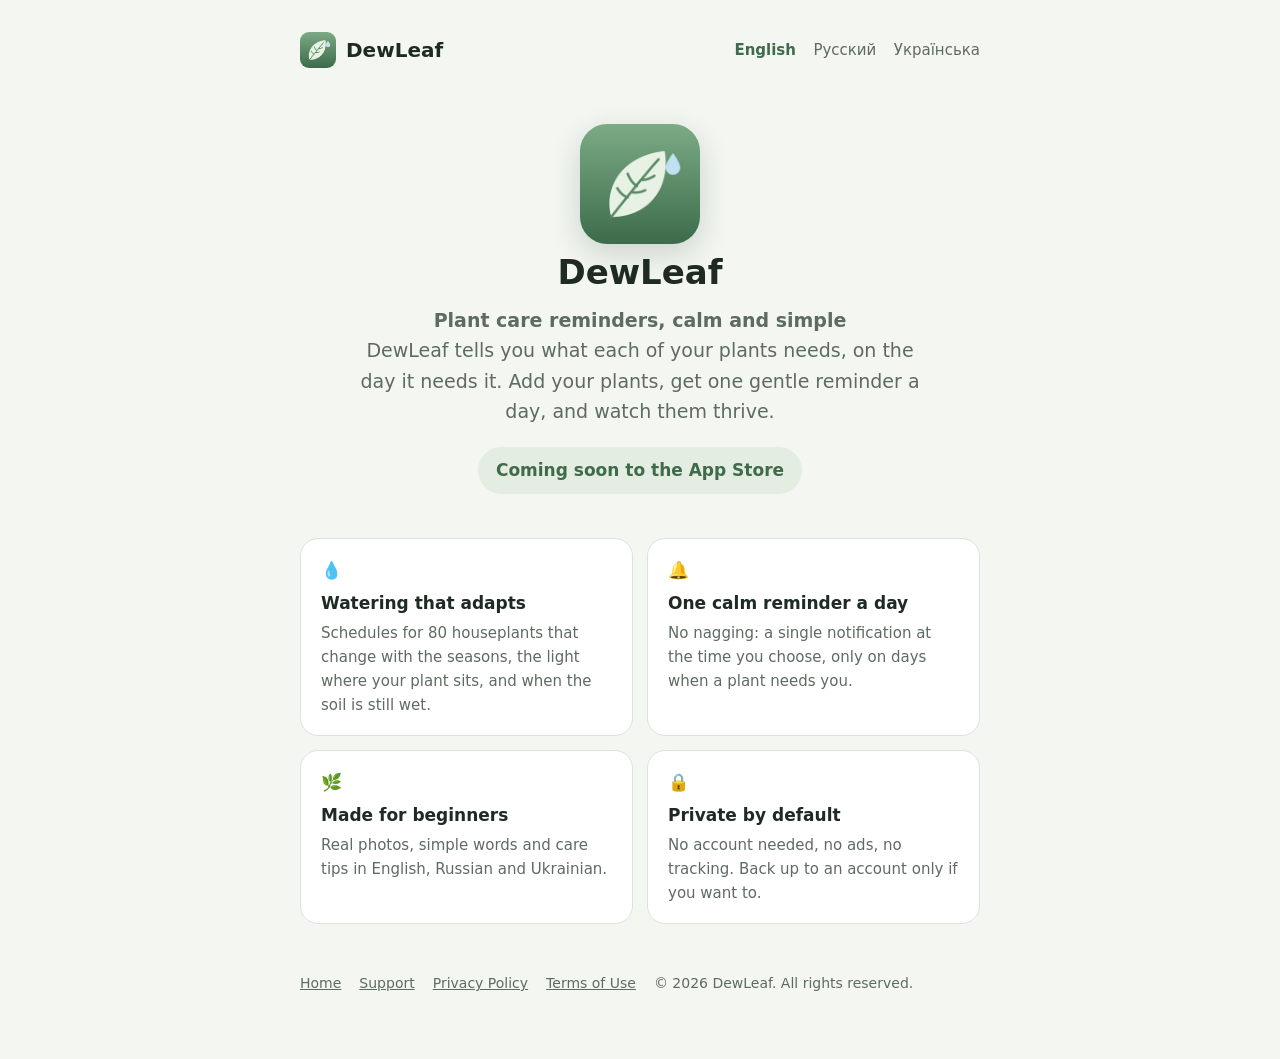
<file: index.html>
<!doctype html>
<html lang="en">
<head>
<meta charset="utf-8">
<meta name="viewport" content="width=device-width, initial-scale=1, viewport-fit=cover">
<title>DewLeaf</title>
<meta name="description" content="Plant care reminders, calm and simple">
<link rel="icon" href="icon.png">
<link rel="stylesheet" href="style.css">
</head>
<body><div class="wrap">
<header><a class="brand" href=""><img src="icon.png" alt="">DewLeaf</a><nav class="langs"><a href="" class="on">English</a> <a href="ru/" class="">Русский</a> <a href="uk/" class="">Українська</a></nav></header>
<section class="hero"><img src="icon.png" alt="DewLeaf"><h1>DewLeaf</h1><p><strong>Plant care reminders, calm and simple</strong></p><p>DewLeaf tells you what each of your plants needs, on the day it needs it. Add your plants, get one gentle reminder a day, and watch them thrive.</p><span class="badge">Coming soon to the App Store</span></section><div class="grid"><div class="card"><div>💧</div><h3>Watering that adapts</h3><p>Schedules for 80 houseplants that change with the seasons, the light where your plant sits, and when the soil is still wet.</p></div><div class="card"><div>🔔</div><h3>One calm reminder a day</h3><p>No nagging: a single notification at the time you choose, only on days when a plant needs you.</p></div><div class="card"><div>🌿</div><h3>Made for beginners</h3><p>Real photos, simple words and care tips in English, Russian and Ukrainian.</p></div><div class="card"><div>🔒</div><h3>Private by default</h3><p>No account needed, no ads, no tracking. Back up to an account only if you want to.</p></div></div>
<footer><a href="">Home</a><a href="support/">Support</a><a href="privacy/">Privacy Policy</a><a href="terms/">Terms of Use</a><span>© 2026 DewLeaf. All rights reserved.</span></footer>
</div></body>
</html>
</file>
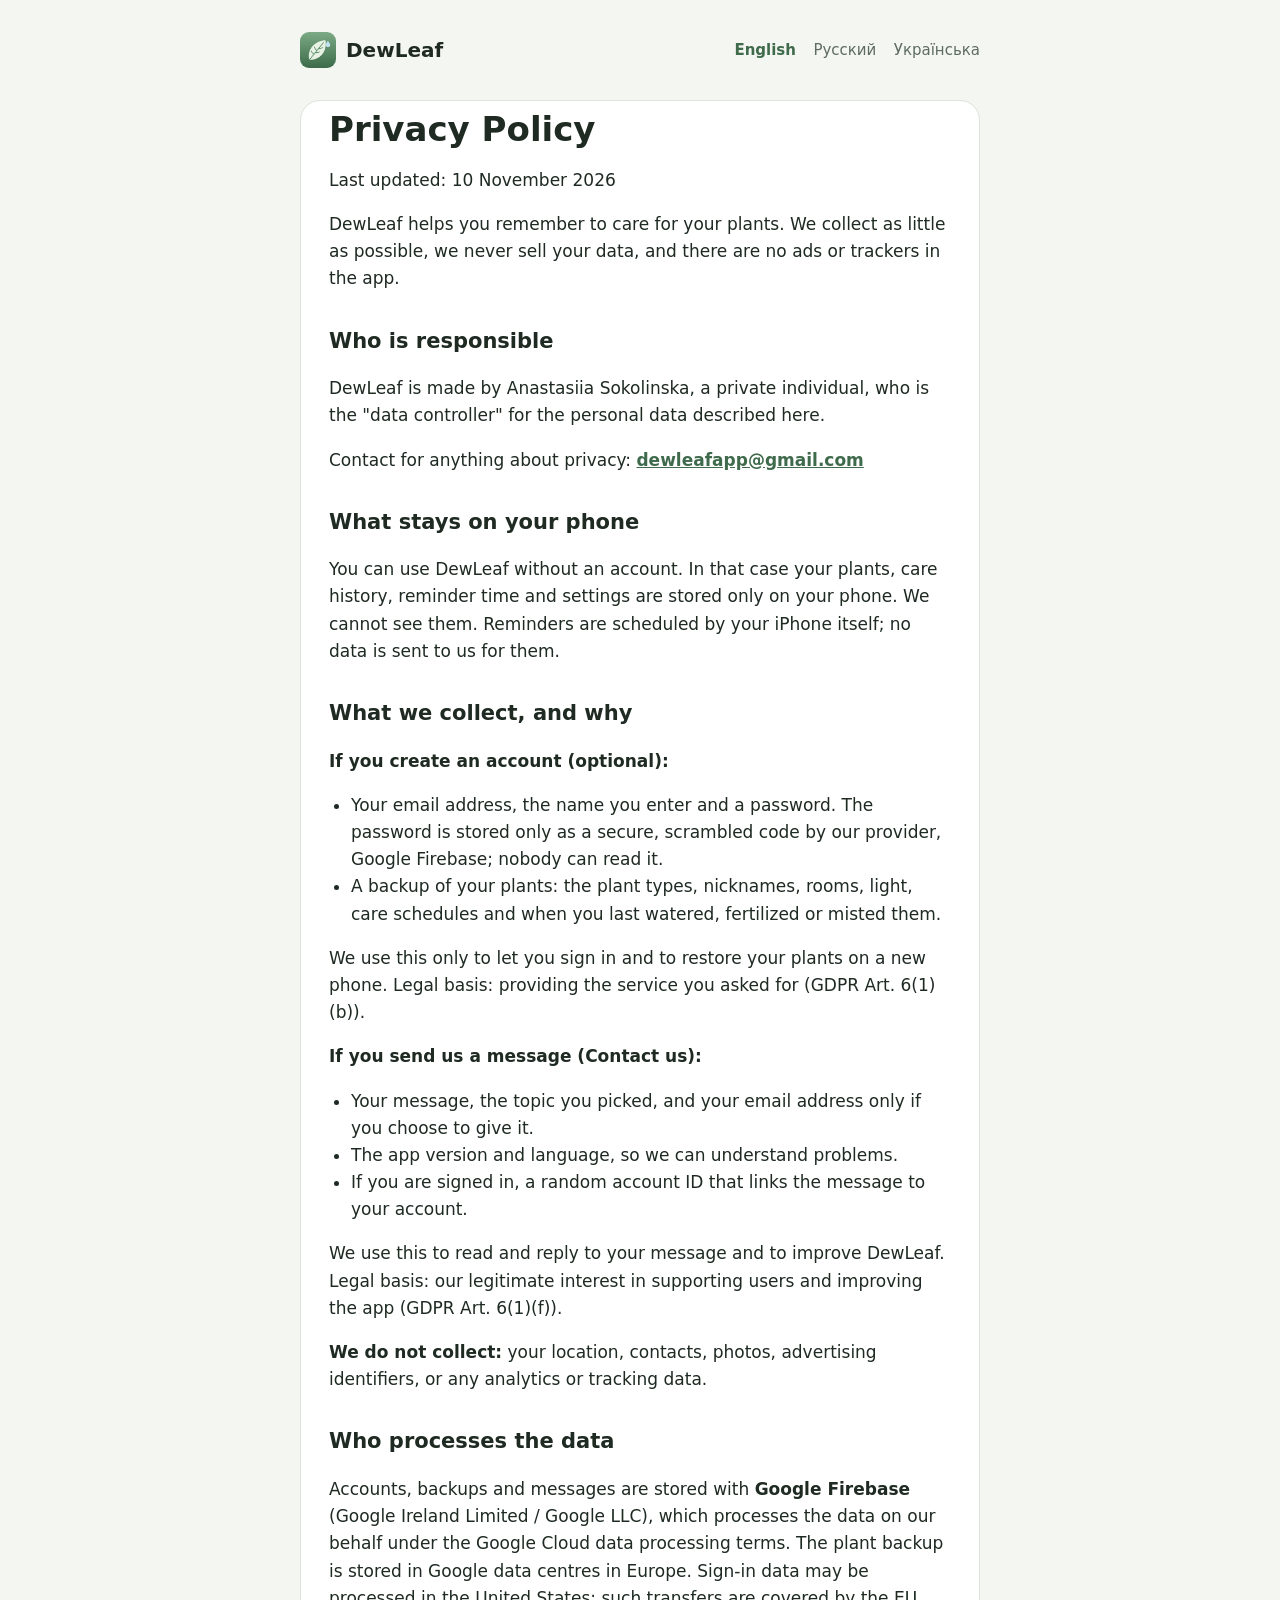
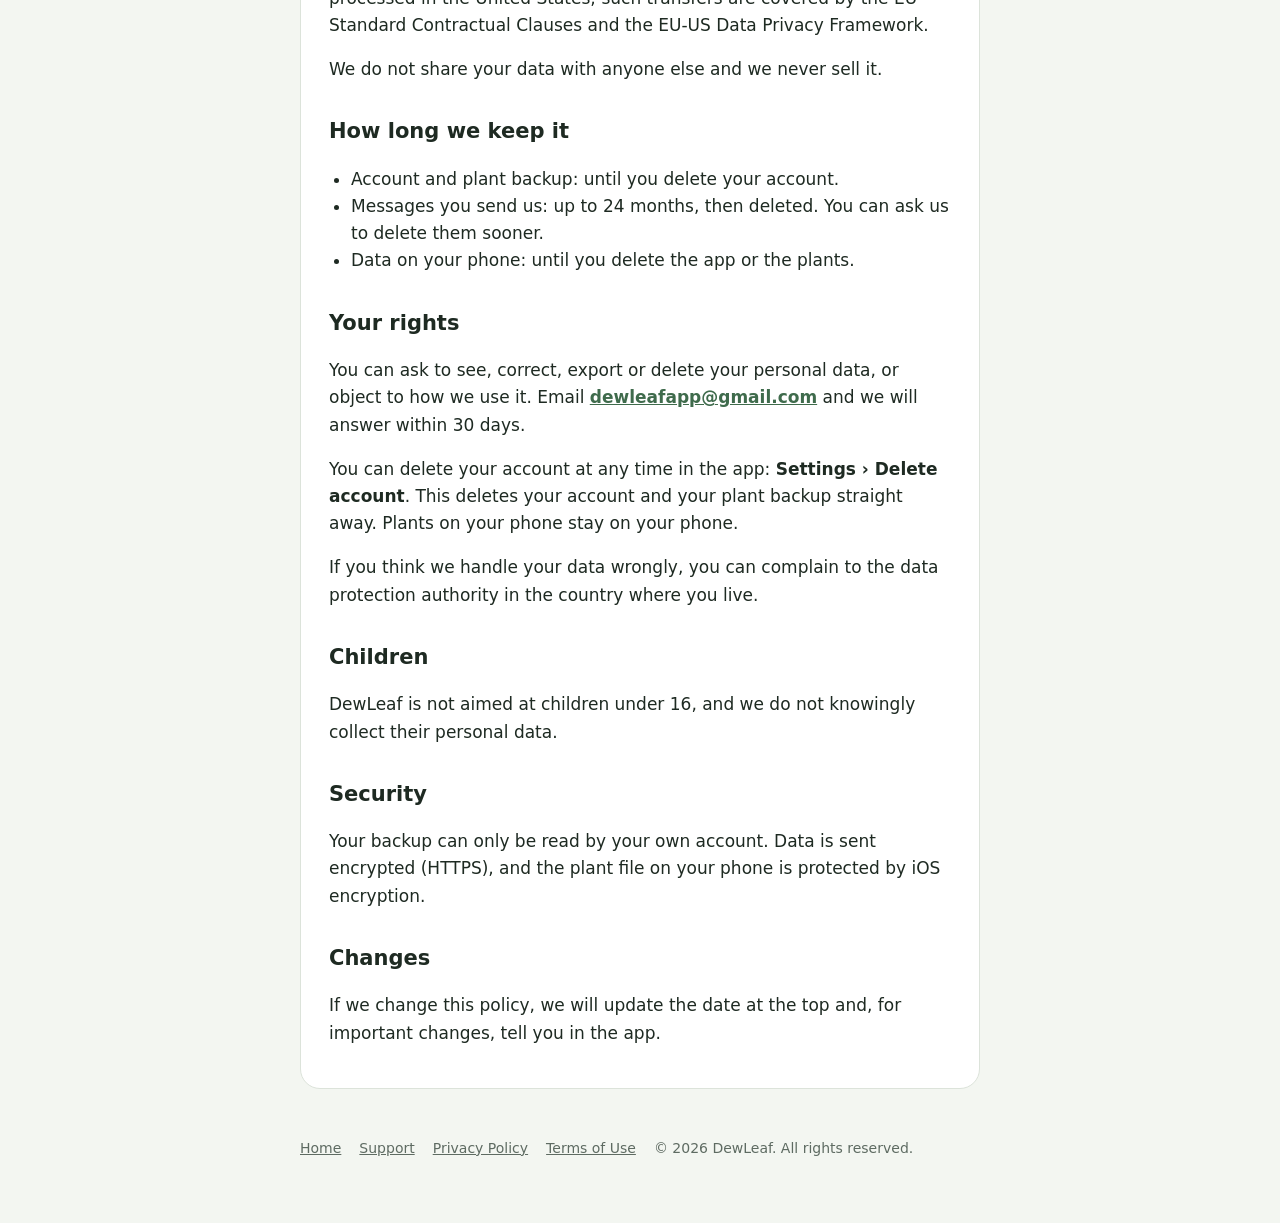
<file: privacy/index.html>
<!doctype html>
<html lang="en">
<head>
<meta charset="utf-8">
<meta name="viewport" content="width=device-width, initial-scale=1, viewport-fit=cover">
<title>Privacy Policy · DewLeaf</title>
<meta name="description" content="Plant care reminders, calm and simple">
<link rel="icon" href="../icon.png">
<link rel="stylesheet" href="../style.css">
</head>
<body><div class="wrap">
<header><a class="brand" href="../"><img src="../icon.png" alt="">DewLeaf</a><nav class="langs"><a href="../privacy/" class="on">English</a> <a href="../ru/privacy/" class="">Русский</a> <a href="../uk/privacy/" class="">Українська</a></nav></header>
<article class="doc"><h1>Privacy Policy</h1>
<p>Last updated: 10 November 2026</p>
<p>DewLeaf helps you remember to care for your plants. We collect as little as possible, we never sell your data, and there are no ads or trackers in the app.</p>
<h2>Who is responsible</h2>
<p>DewLeaf is made by Anastasiia Sokolinska, a private individual, who is the "data controller" for the personal data described here.</p>
<p>Contact for anything about privacy: <strong><a href="mailto:dewleafapp@gmail.com">dewleafapp@gmail.com</a></strong></p>
<h2>What stays on your phone</h2>
<p>You can use DewLeaf without an account. In that case your plants, care history, reminder time and settings are stored only on your phone. We cannot see them. Reminders are scheduled by your iPhone itself; no data is sent to us for them.</p>
<h2>What we collect, and why</h2>
<p><strong>If you create an account (optional):</strong></p>
<ul>
<li>Your email address, the name you enter and a password. The password is stored only as a secure, scrambled code by our provider, Google Firebase; nobody can read it.</li>
<li>A backup of your plants: the plant types, nicknames, rooms, light, care schedules and when you last watered, fertilized or misted them.</li>
</ul>
<p>We use this only to let you sign in and to restore your plants on a new phone. Legal basis: providing the service you asked for (GDPR Art. 6(1)(b)).</p>
<p><strong>If you send us a message (Contact us):</strong></p>
<ul>
<li>Your message, the topic you picked, and your email address only if you choose to give it.</li>
<li>The app version and language, so we can understand problems.</li>
<li>If you are signed in, a random account ID that links the message to your account.</li>
</ul>
<p>We use this to read and reply to your message and to improve DewLeaf. Legal basis: our legitimate interest in supporting users and improving the app (GDPR Art. 6(1)(f)).</p>
<p><strong>We do not collect:</strong> your location, contacts, photos, advertising identifiers, or any analytics or tracking data.</p>
<h2>Who processes the data</h2>
<p>Accounts, backups and messages are stored with <strong>Google Firebase</strong> (Google Ireland Limited / Google LLC), which processes the data on our behalf under the Google Cloud data processing terms. The plant backup is stored in Google data centres in Europe. Sign-in data may be processed in the United States; such transfers are covered by the EU Standard Contractual Clauses and the EU-US Data Privacy Framework.</p>
<p>We do not share your data with anyone else and we never sell it.</p>
<h2>How long we keep it</h2>
<ul>
<li>Account and plant backup: until you delete your account.</li>
<li>Messages you send us: up to 24 months, then deleted. You can ask us to delete them sooner.</li>
<li>Data on your phone: until you delete the app or the plants.</li>
</ul>
<h2>Your rights</h2>
<p>You can ask to see, correct, export or delete your personal data, or object to how we use it. Email <strong><a href="mailto:dewleafapp@gmail.com">dewleafapp@gmail.com</a></strong> and we will answer within 30 days.</p>
<p>You can delete your account at any time in the app: <strong>Settings › Delete account</strong>. This deletes your account and your plant backup straight away. Plants on your phone stay on your phone.</p>
<p>If you think we handle your data wrongly, you can complain to the data protection authority in the country where you live.</p>
<h2>Children</h2>
<p>DewLeaf is not aimed at children under 16, and we do not knowingly collect their personal data.</p>
<h2>Security</h2>
<p>Your backup can only be read by your own account. Data is sent encrypted (HTTPS), and the plant file on your phone is protected by iOS encryption.</p>
<h2>Changes</h2>
<p>If we change this policy, we will update the date at the top and, for important changes, tell you in the app.</p></article>
<footer><a href="../">Home</a><a href="../support/">Support</a><a href="../privacy/">Privacy Policy</a><a href="../terms/">Terms of Use</a><span>© 2026 DewLeaf. All rights reserved.</span></footer>
</div></body>
</html>
</file>
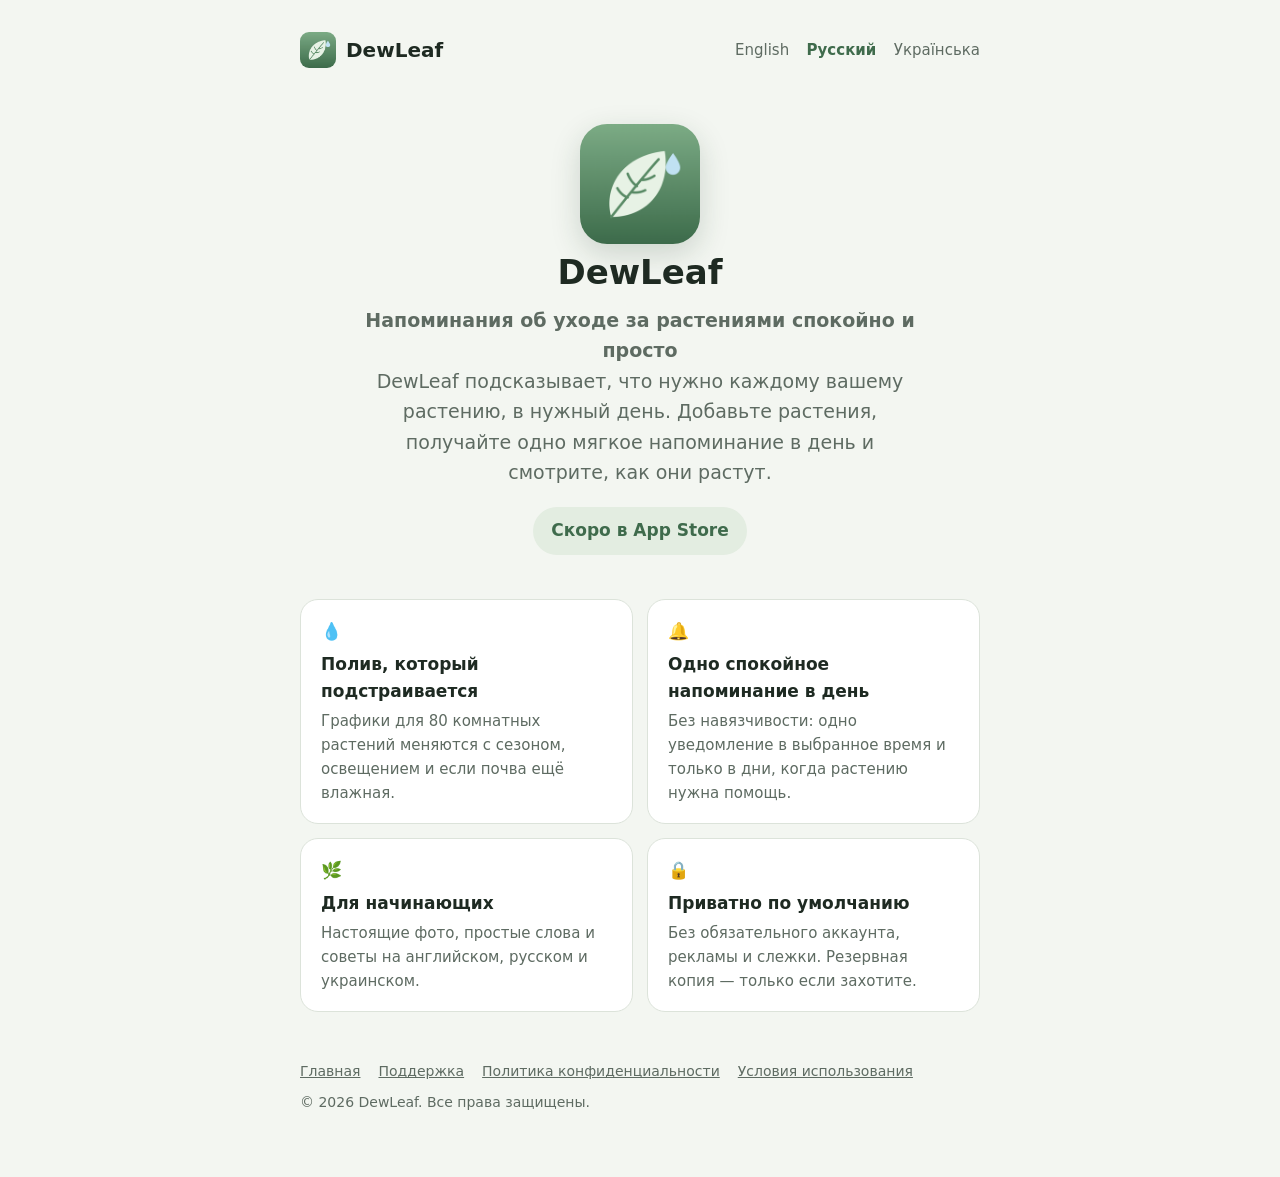
<file: ru/index.html>
<!doctype html>
<html lang="ru">
<head>
<meta charset="utf-8">
<meta name="viewport" content="width=device-width, initial-scale=1, viewport-fit=cover">
<title>DewLeaf</title>
<meta name="description" content="Напоминания об уходе за растениями спокойно и просто">
<link rel="icon" href="../icon.png">
<link rel="stylesheet" href="../style.css">
</head>
<body><div class="wrap">
<header><a class="brand" href="../ru/"><img src="../icon.png" alt="">DewLeaf</a><nav class="langs"><a href="../" class="">English</a> <a href="../ru/" class="on">Русский</a> <a href="../uk/" class="">Українська</a></nav></header>
<section class="hero"><img src="../icon.png" alt="DewLeaf"><h1>DewLeaf</h1><p><strong>Напоминания об уходе за растениями спокойно и просто</strong></p><p>DewLeaf подсказывает, что нужно каждому вашему растению, в нужный день. Добавьте растения, получайте одно мягкое напоминание в день и смотрите, как они растут.</p><span class="badge">Скоро в App Store</span></section><div class="grid"><div class="card"><div>💧</div><h3>Полив, который подстраивается</h3><p>Графики для 80 комнатных растений меняются с сезоном, освещением и если почва ещё влажная.</p></div><div class="card"><div>🔔</div><h3>Одно спокойное напоминание в день</h3><p>Без навязчивости: одно уведомление в выбранное время и только в дни, когда растению нужна помощь.</p></div><div class="card"><div>🌿</div><h3>Для начинающих</h3><p>Настоящие фото, простые слова и советы на английском, русском и украинском.</p></div><div class="card"><div>🔒</div><h3>Приватно по умолчанию</h3><p>Без обязательного аккаунта, рекламы и слежки. Резервная копия — только если захотите.</p></div></div>
<footer><a href="../ru/">Главная</a><a href="../ru/support/">Поддержка</a><a href="../ru/privacy/">Политика конфиденциальности</a><a href="../ru/terms/">Условия использования</a><span>© 2026 DewLeaf. Все права защищены.</span></footer>
</div></body>
</html>
</file>
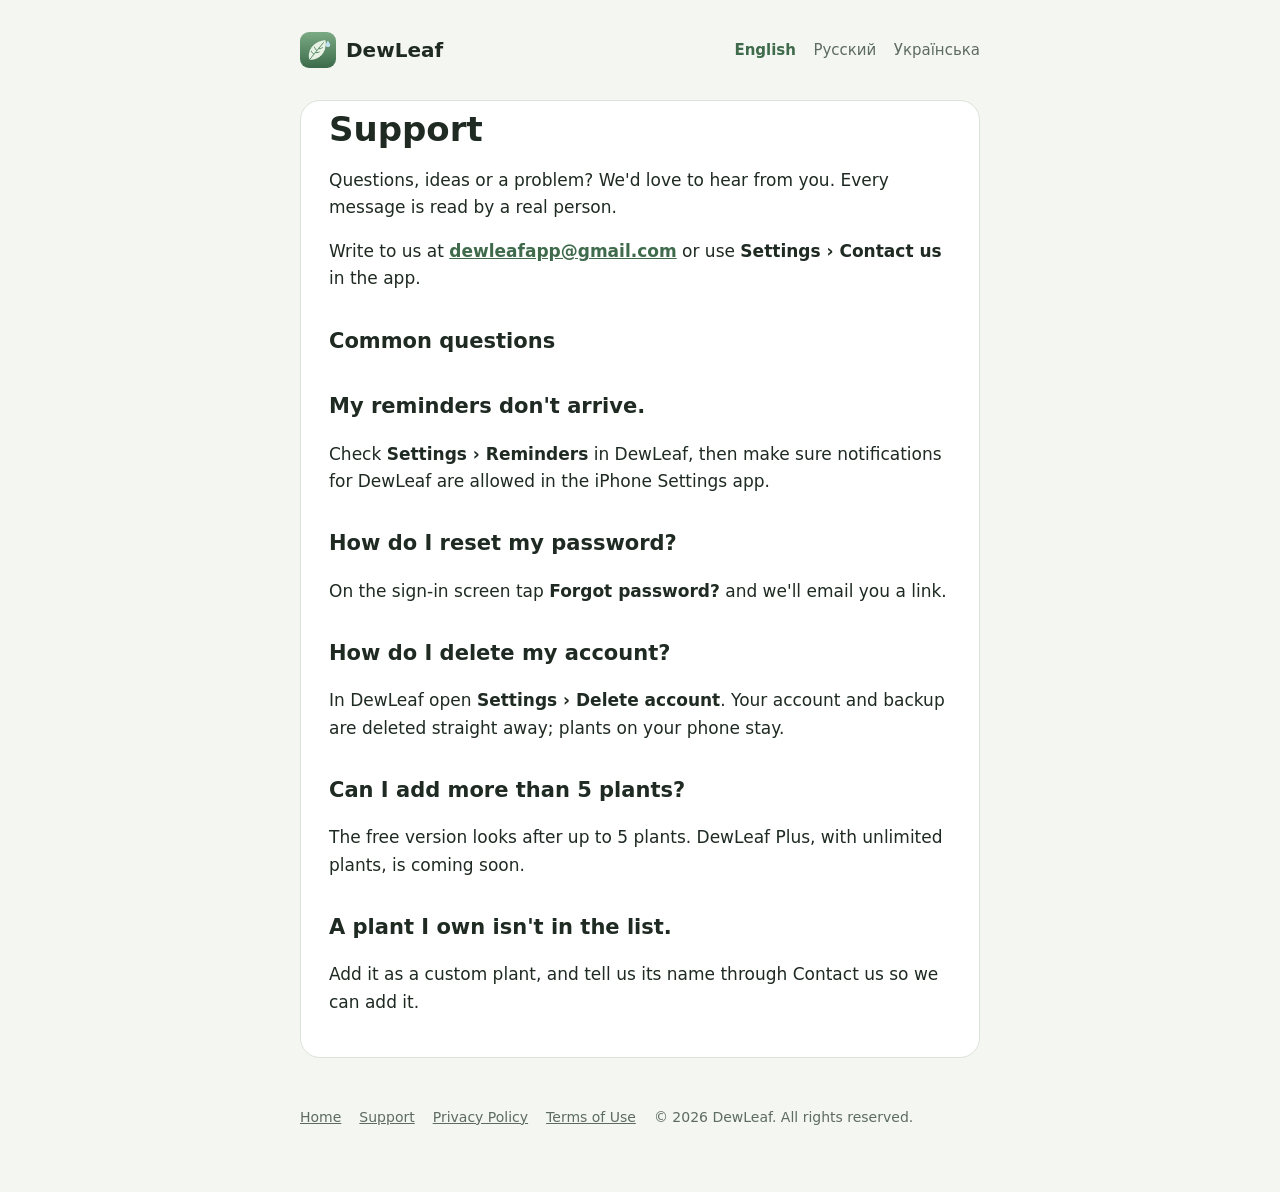
<file: support/index.html>
<!doctype html>
<html lang="en">
<head>
<meta charset="utf-8">
<meta name="viewport" content="width=device-width, initial-scale=1, viewport-fit=cover">
<title>Support · DewLeaf</title>
<meta name="description" content="Plant care reminders, calm and simple">
<link rel="icon" href="../icon.png">
<link rel="stylesheet" href="../style.css">
</head>
<body><div class="wrap">
<header><a class="brand" href="../"><img src="../icon.png" alt="">DewLeaf</a><nav class="langs"><a href="../support/" class="on">English</a> <a href="../ru/support/" class="">Русский</a> <a href="../uk/support/" class="">Українська</a></nav></header>
<article class="doc"><h1>Support</h1><p>Questions, ideas or a problem? We'd love to hear from you. Every message is read by a real person.</p><p>Write to us at <a href="mailto:dewleafapp@gmail.com"><strong>dewleafapp@gmail.com</strong></a> or use <strong>Settings › Contact us</strong> in the app.</p><h2>Common questions</h2><h2>My reminders don't arrive.</h2><p>Check <strong>Settings › Reminders</strong> in DewLeaf, then make sure notifications for DewLeaf are allowed in the iPhone Settings app.</p><h2>How do I reset my password?</h2><p>On the sign-in screen tap <strong>Forgot password?</strong> and we'll email you a link.</p><h2>How do I delete my account?</h2><p>In DewLeaf open <strong>Settings › Delete account</strong>. Your account and backup are deleted straight away; plants on your phone stay.</p><h2>Can I add more than 5 plants?</h2><p>The free version looks after up to 5 plants. DewLeaf Plus, with unlimited plants, is coming soon.</p><h2>A plant I own isn't in the list.</h2><p>Add it as a custom plant, and tell us its name through Contact us so we can add it.</p></article>
<footer><a href="../">Home</a><a href="../support/">Support</a><a href="../privacy/">Privacy Policy</a><a href="../terms/">Terms of Use</a><span>© 2026 DewLeaf. All rights reserved.</span></footer>
</div></body>
</html>
</file>
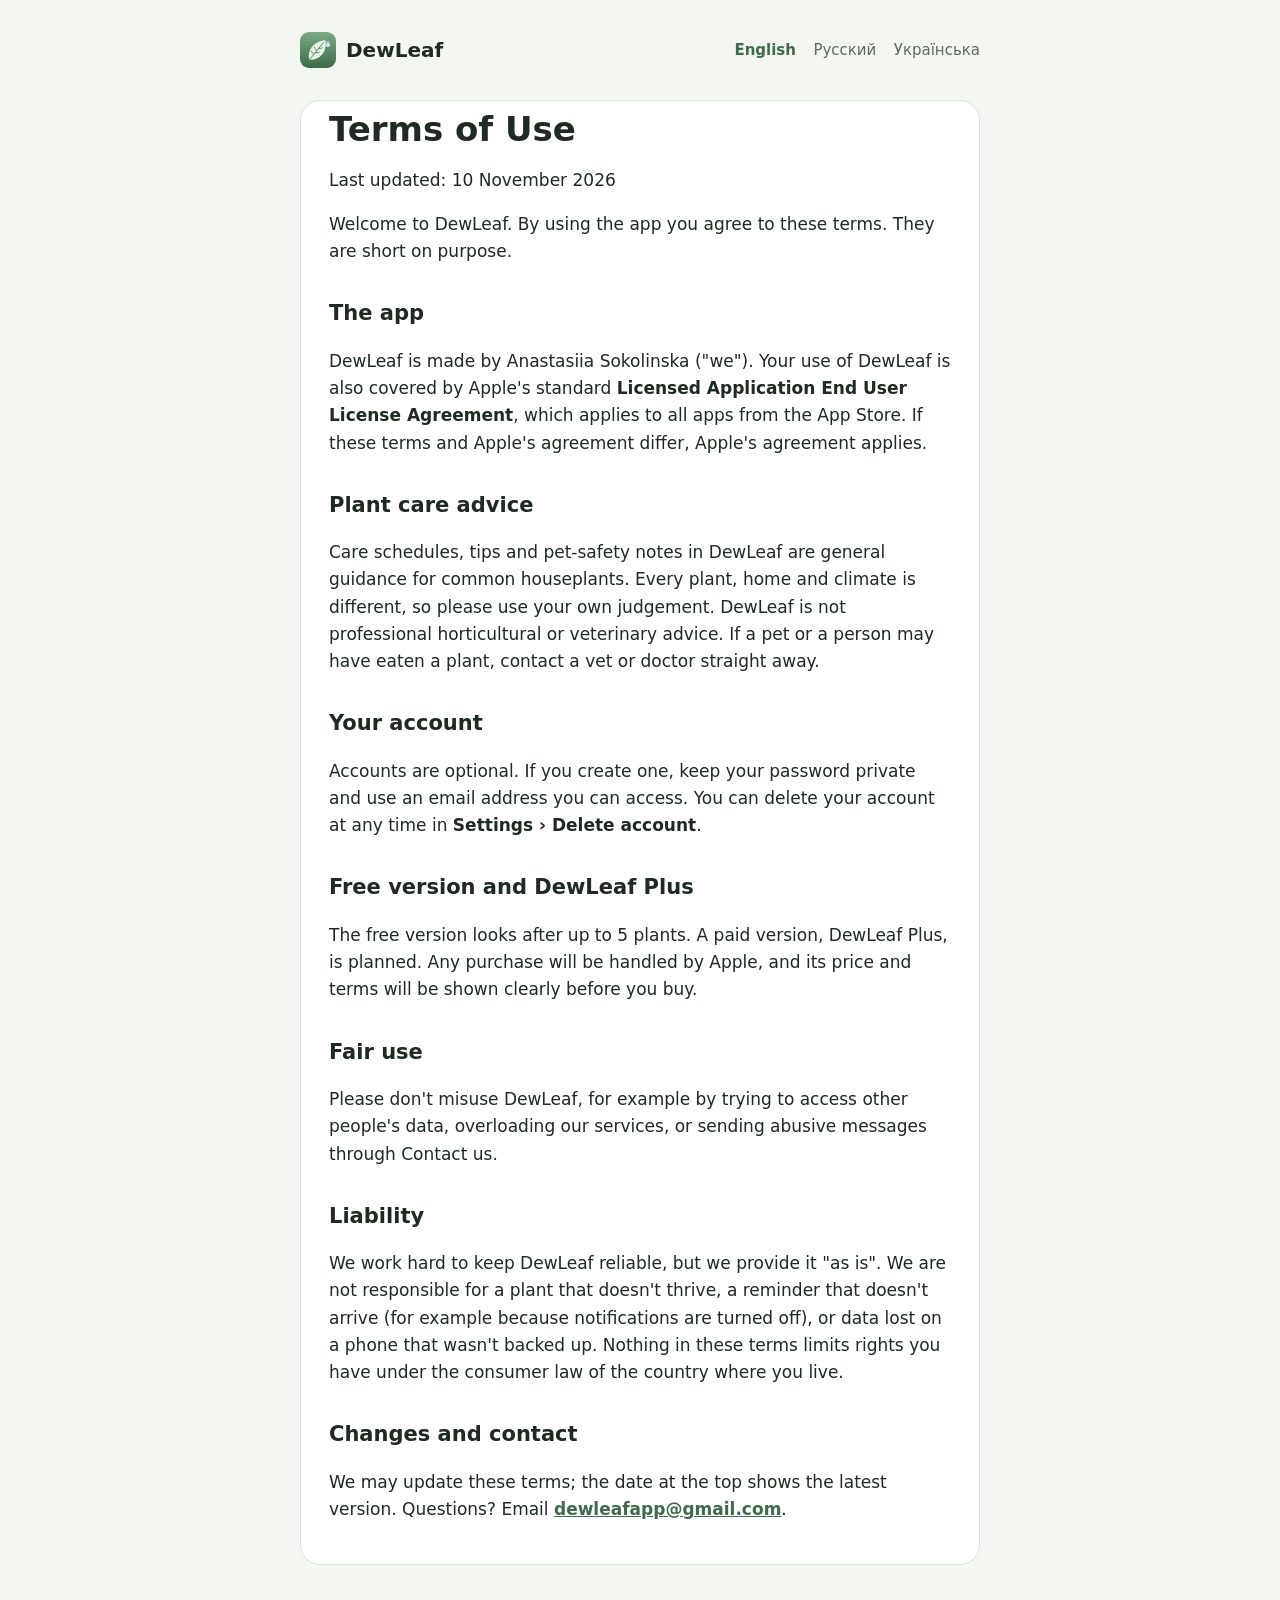
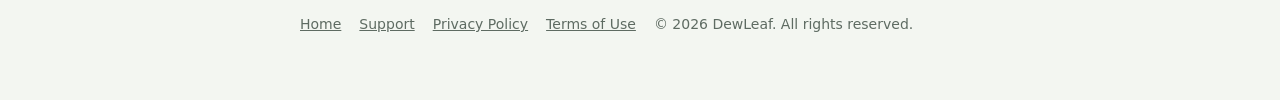
<file: terms/index.html>
<!doctype html>
<html lang="en">
<head>
<meta charset="utf-8">
<meta name="viewport" content="width=device-width, initial-scale=1, viewport-fit=cover">
<title>Terms of Use · DewLeaf</title>
<meta name="description" content="Plant care reminders, calm and simple">
<link rel="icon" href="../icon.png">
<link rel="stylesheet" href="../style.css">
</head>
<body><div class="wrap">
<header><a class="brand" href="../"><img src="../icon.png" alt="">DewLeaf</a><nav class="langs"><a href="../terms/" class="on">English</a> <a href="../ru/terms/" class="">Русский</a> <a href="../uk/terms/" class="">Українська</a></nav></header>
<article class="doc"><h1>Terms of Use</h1>
<p>Last updated: 10 November 2026</p>
<p>Welcome to DewLeaf. By using the app you agree to these terms. They are short on purpose.</p>
<h2>The app</h2>
<p>DewLeaf is made by Anastasiia Sokolinska ("we"). Your use of DewLeaf is also covered by Apple's standard <strong>Licensed Application End User License Agreement</strong>, which applies to all apps from the App Store. If these terms and Apple's agreement differ, Apple's agreement applies.</p>
<h2>Plant care advice</h2>
<p>Care schedules, tips and pet-safety notes in DewLeaf are general guidance for common houseplants. Every plant, home and climate is different, so please use your own judgement. DewLeaf is not professional horticultural or veterinary advice. If a pet or a person may have eaten a plant, contact a vet or doctor straight away.</p>
<h2>Your account</h2>
<p>Accounts are optional. If you create one, keep your password private and use an email address you can access. You can delete your account at any time in <strong>Settings › Delete account</strong>.</p>
<h2>Free version and DewLeaf Plus</h2>
<p>The free version looks after up to 5 plants. A paid version, DewLeaf Plus, is planned. Any purchase will be handled by Apple, and its price and terms will be shown clearly before you buy.</p>
<h2>Fair use</h2>
<p>Please don't misuse DewLeaf, for example by trying to access other people's data, overloading our services, or sending abusive messages through Contact us.</p>
<h2>Liability</h2>
<p>We work hard to keep DewLeaf reliable, but we provide it "as is". We are not responsible for a plant that doesn't thrive, a reminder that doesn't arrive (for example because notifications are turned off), or data lost on a phone that wasn't backed up. Nothing in these terms limits rights you have under the consumer law of the country where you live.</p>
<h2>Changes and contact</h2>
<p>We may update these terms; the date at the top shows the latest version. Questions? Email <strong><a href="mailto:dewleafapp@gmail.com">dewleafapp@gmail.com</a></strong>.</p></article>
<footer><a href="../">Home</a><a href="../support/">Support</a><a href="../privacy/">Privacy Policy</a><a href="../terms/">Terms of Use</a><span>© 2026 DewLeaf. All rights reserved.</span></footer>
</div></body>
</html>
</file>
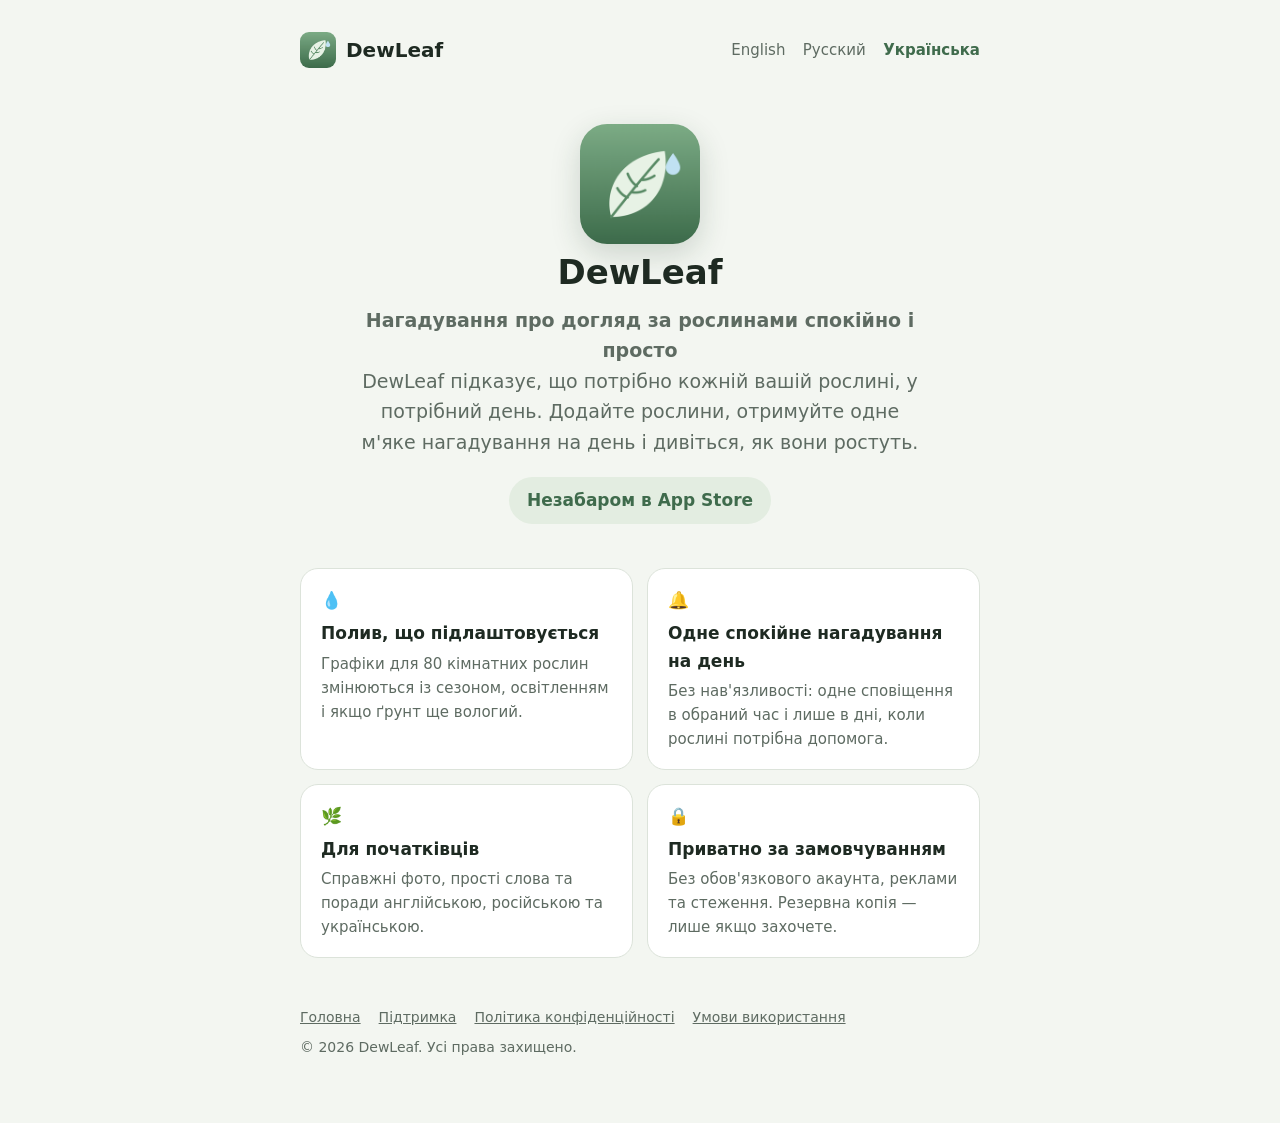
<file: uk/index.html>
<!doctype html>
<html lang="uk">
<head>
<meta charset="utf-8">
<meta name="viewport" content="width=device-width, initial-scale=1, viewport-fit=cover">
<title>DewLeaf</title>
<meta name="description" content="Нагадування про догляд за рослинами спокійно і просто">
<link rel="icon" href="../icon.png">
<link rel="stylesheet" href="../style.css">
</head>
<body><div class="wrap">
<header><a class="brand" href="../uk/"><img src="../icon.png" alt="">DewLeaf</a><nav class="langs"><a href="../" class="">English</a> <a href="../ru/" class="">Русский</a> <a href="../uk/" class="on">Українська</a></nav></header>
<section class="hero"><img src="../icon.png" alt="DewLeaf"><h1>DewLeaf</h1><p><strong>Нагадування про догляд за рослинами спокійно і просто</strong></p><p>DewLeaf підказує, що потрібно кожній вашій рослині, у потрібний день. Додайте рослини, отримуйте одне м&#x27;яке нагадування на день і дивіться, як вони ростуть.</p><span class="badge">Незабаром в App Store</span></section><div class="grid"><div class="card"><div>💧</div><h3>Полив, що підлаштовується</h3><p>Графіки для 80 кімнатних рослин змінюються із сезоном, освітленням і якщо ґрунт ще вологий.</p></div><div class="card"><div>🔔</div><h3>Одне спокійне нагадування на день</h3><p>Без нав&#x27;язливості: одне сповіщення в обраний час і лише в дні, коли рослині потрібна допомога.</p></div><div class="card"><div>🌿</div><h3>Для початківців</h3><p>Справжні фото, прості слова та поради англійською, російською та українською.</p></div><div class="card"><div>🔒</div><h3>Приватно за замовчуванням</h3><p>Без обов&#x27;язкового акаунта, реклами та стеження. Резервна копія — лише якщо захочете.</p></div></div>
<footer><a href="../uk/">Головна</a><a href="../uk/support/">Підтримка</a><a href="../uk/privacy/">Політика конфіденційності</a><a href="../uk/terms/">Умови використання</a><span>© 2026 DewLeaf. Усі права захищено.</span></footer>
</div></body>
</html>
</file>
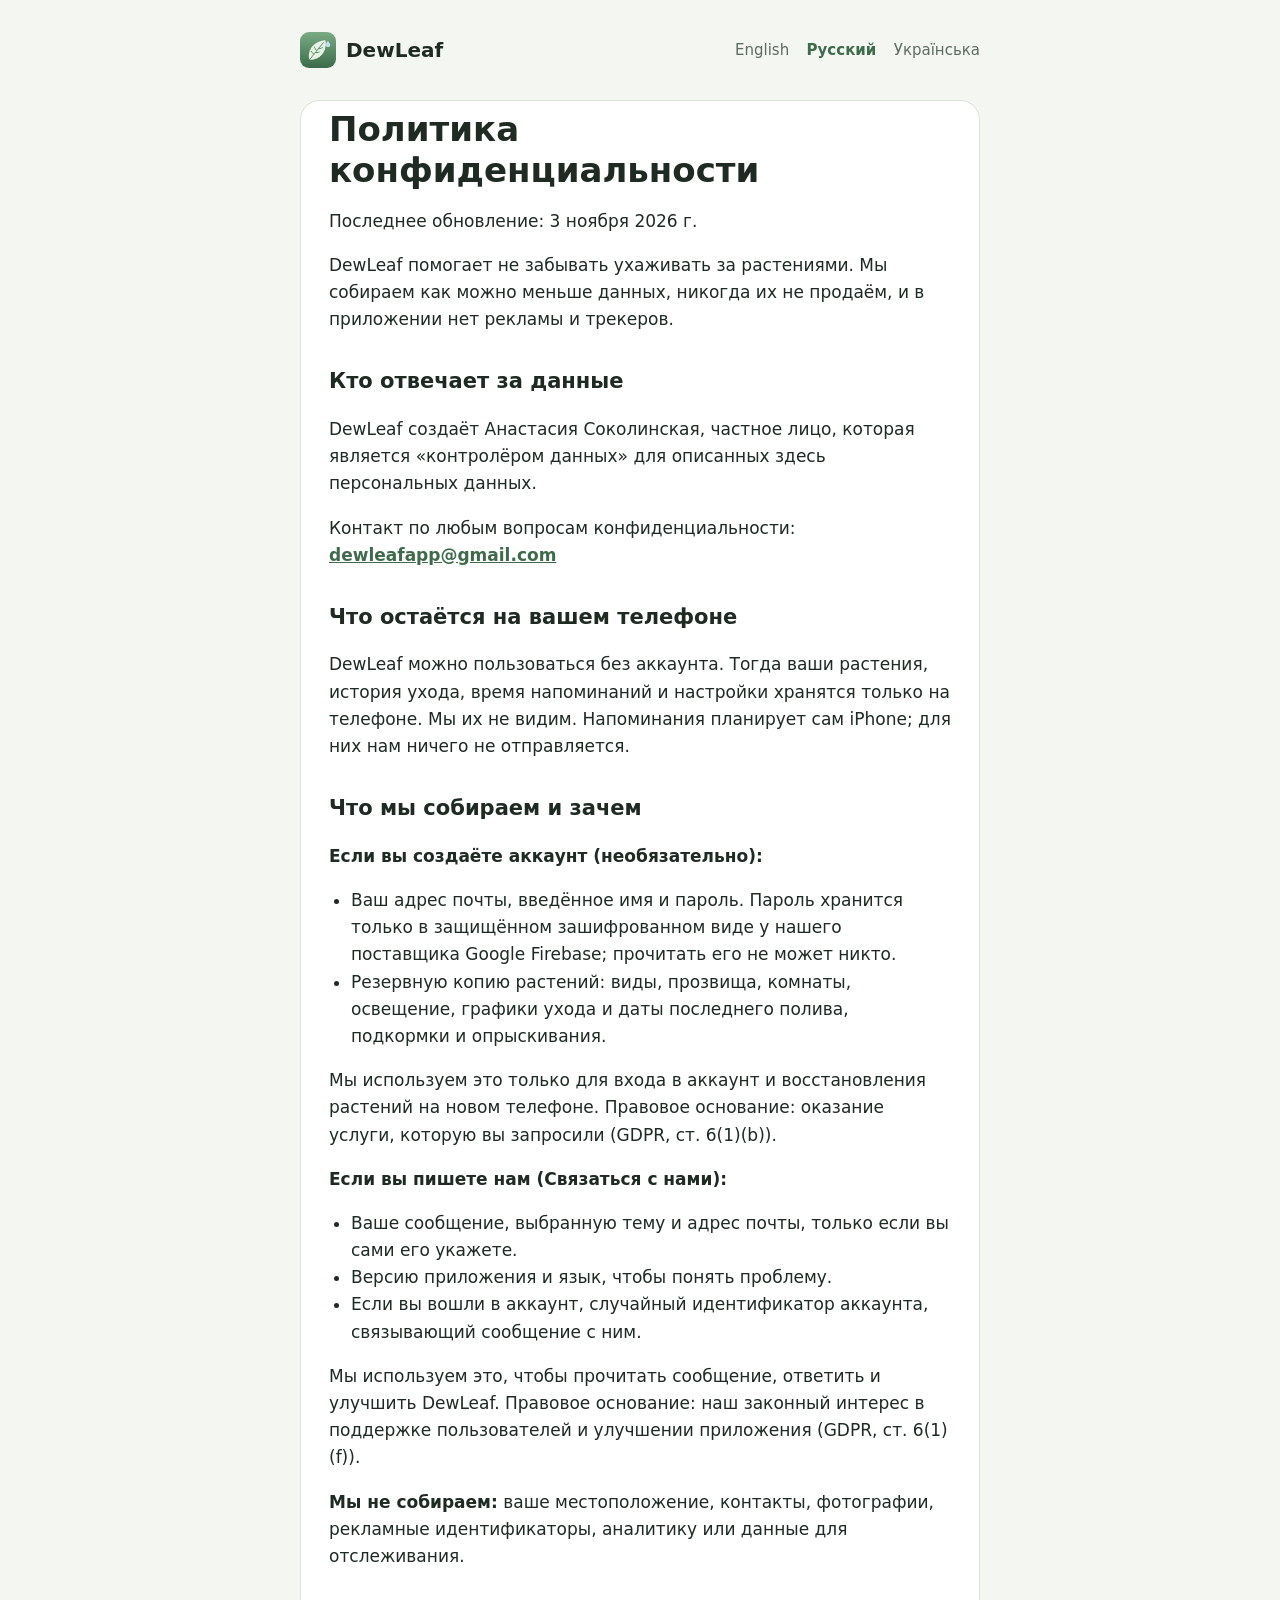
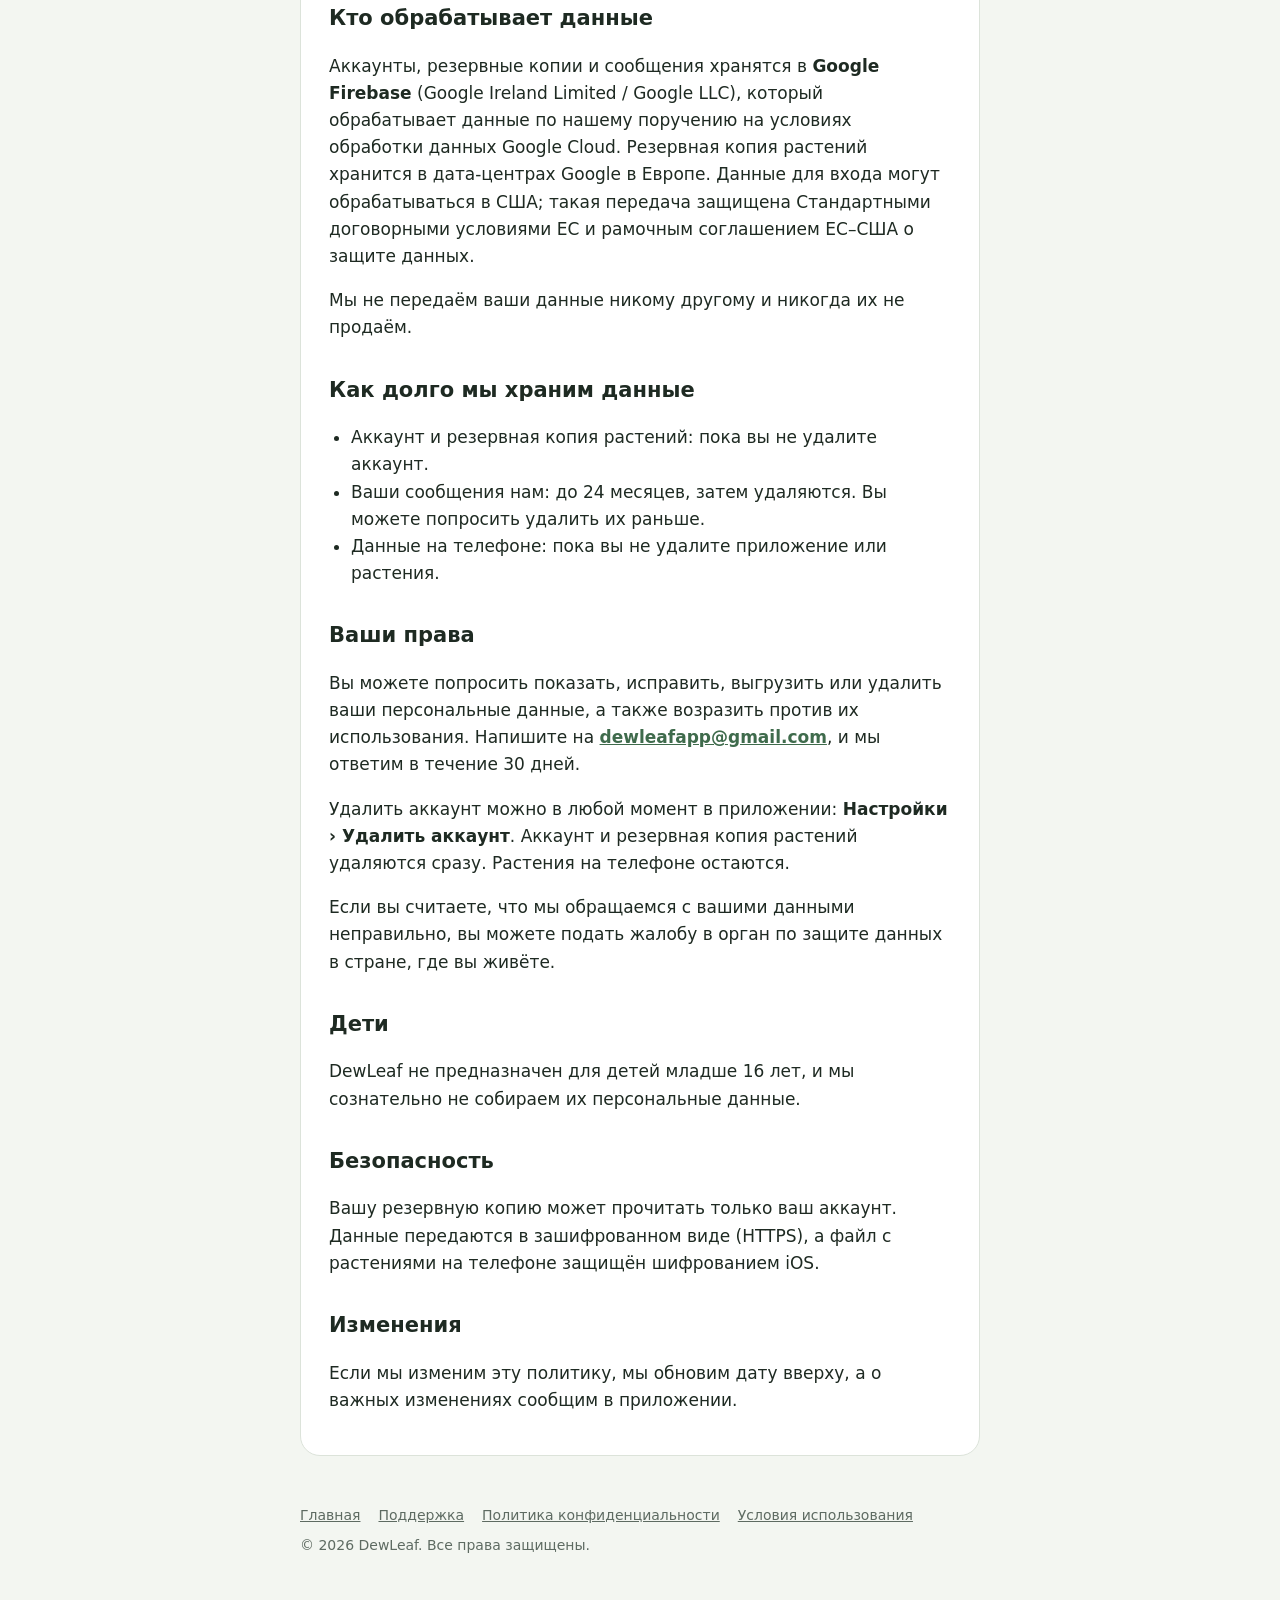
<file: ru/privacy/index.html>
<!doctype html>
<html lang="ru">
<head>
<meta charset="utf-8">
<meta name="viewport" content="width=device-width, initial-scale=1, viewport-fit=cover">
<title>Политика конфиденциальности · DewLeaf</title>
<meta name="description" content="Напоминания об уходе за растениями спокойно и просто">
<link rel="icon" href="../../icon.png">
<link rel="stylesheet" href="../../style.css">
</head>
<body><div class="wrap">
<header><a class="brand" href="../../ru/"><img src="../../icon.png" alt="">DewLeaf</a><nav class="langs"><a href="../../privacy/" class="">English</a> <a href="../../ru/privacy/" class="on">Русский</a> <a href="../../uk/privacy/" class="">Українська</a></nav></header>
<article class="doc"><h1>Политика конфиденциальности</h1>
<p>Последнее обновление: 3 ноября 2026 г.</p>
<p>DewLeaf помогает не забывать ухаживать за растениями. Мы собираем как можно меньше данных, никогда их не продаём, и в приложении нет рекламы и трекеров.</p>
<h2>Кто отвечает за данные</h2>
<p>DewLeaf создаёт Анастасия Соколинская, частное лицо, которая является «контролёром данных» для описанных здесь персональных данных.</p>
<p>Контакт по любым вопросам конфиденциальности: <strong><a href="mailto:dewleafapp@gmail.com">dewleafapp@gmail.com</a></strong></p>
<h2>Что остаётся на вашем телефоне</h2>
<p>DewLeaf можно пользоваться без аккаунта. Тогда ваши растения, история ухода, время напоминаний и настройки хранятся только на телефоне. Мы их не видим. Напоминания планирует сам iPhone; для них нам ничего не отправляется.</p>
<h2>Что мы собираем и зачем</h2>
<p><strong>Если вы создаёте аккаунт (необязательно):</strong></p>
<ul>
<li>Ваш адрес почты, введённое имя и пароль. Пароль хранится только в защищённом зашифрованном виде у нашего поставщика Google Firebase; прочитать его не может никто.</li>
<li>Резервную копию растений: виды, прозвища, комнаты, освещение, графики ухода и даты последнего полива, подкормки и опрыскивания.</li>
</ul>
<p>Мы используем это только для входа в аккаунт и восстановления растений на новом телефоне. Правовое основание: оказание услуги, которую вы запросили (GDPR, ст. 6(1)(b)).</p>
<p><strong>Если вы пишете нам (Связаться с нами):</strong></p>
<ul>
<li>Ваше сообщение, выбранную тему и адрес почты, только если вы сами его укажете.</li>
<li>Версию приложения и язык, чтобы понять проблему.</li>
<li>Если вы вошли в аккаунт, случайный идентификатор аккаунта, связывающий сообщение с ним.</li>
</ul>
<p>Мы используем это, чтобы прочитать сообщение, ответить и улучшить DewLeaf. Правовое основание: наш законный интерес в поддержке пользователей и улучшении приложения (GDPR, ст. 6(1)(f)).</p>
<p><strong>Мы не собираем:</strong> ваше местоположение, контакты, фотографии, рекламные идентификаторы, аналитику или данные для отслеживания.</p>
<h2>Кто обрабатывает данные</h2>
<p>Аккаунты, резервные копии и сообщения хранятся в <strong>Google Firebase</strong> (Google Ireland Limited / Google LLC), который обрабатывает данные по нашему поручению на условиях обработки данных Google Cloud. Резервная копия растений хранится в дата-центрах Google в Европе. Данные для входа могут обрабатываться в США; такая передача защищена Стандартными договорными условиями ЕС и рамочным соглашением ЕС–США о защите данных.</p>
<p>Мы не передаём ваши данные никому другому и никогда их не продаём.</p>
<h2>Как долго мы храним данные</h2>
<ul>
<li>Аккаунт и резервная копия растений: пока вы не удалите аккаунт.</li>
<li>Ваши сообщения нам: до 24 месяцев, затем удаляются. Вы можете попросить удалить их раньше.</li>
<li>Данные на телефоне: пока вы не удалите приложение или растения.</li>
</ul>
<h2>Ваши права</h2>
<p>Вы можете попросить показать, исправить, выгрузить или удалить ваши персональные данные, а также возразить против их использования. Напишите на <strong><a href="mailto:dewleafapp@gmail.com">dewleafapp@gmail.com</a></strong>, и мы ответим в течение 30 дней.</p>
<p>Удалить аккаунт можно в любой момент в приложении: <strong>Настройки › Удалить аккаунт</strong>. Аккаунт и резервная копия растений удаляются сразу. Растения на телефоне остаются.</p>
<p>Если вы считаете, что мы обращаемся с вашими данными неправильно, вы можете подать жалобу в орган по защите данных в стране, где вы живёте.</p>
<h2>Дети</h2>
<p>DewLeaf не предназначен для детей младше 16 лет, и мы сознательно не собираем их персональные данные.</p>
<h2>Безопасность</h2>
<p>Вашу резервную копию может прочитать только ваш аккаунт. Данные передаются в зашифрованном виде (HTTPS), а файл с растениями на телефоне защищён шифрованием iOS.</p>
<h2>Изменения</h2>
<p>Если мы изменим эту политику, мы обновим дату вверху, а о важных изменениях сообщим в приложении.</p></article>
<footer><a href="../../ru/">Главная</a><a href="../../ru/support/">Поддержка</a><a href="../../ru/privacy/">Политика конфиденциальности</a><a href="../../ru/terms/">Условия использования</a><span>© 2026 DewLeaf. Все права защищены.</span></footer>
</div></body>
</html>
</file>
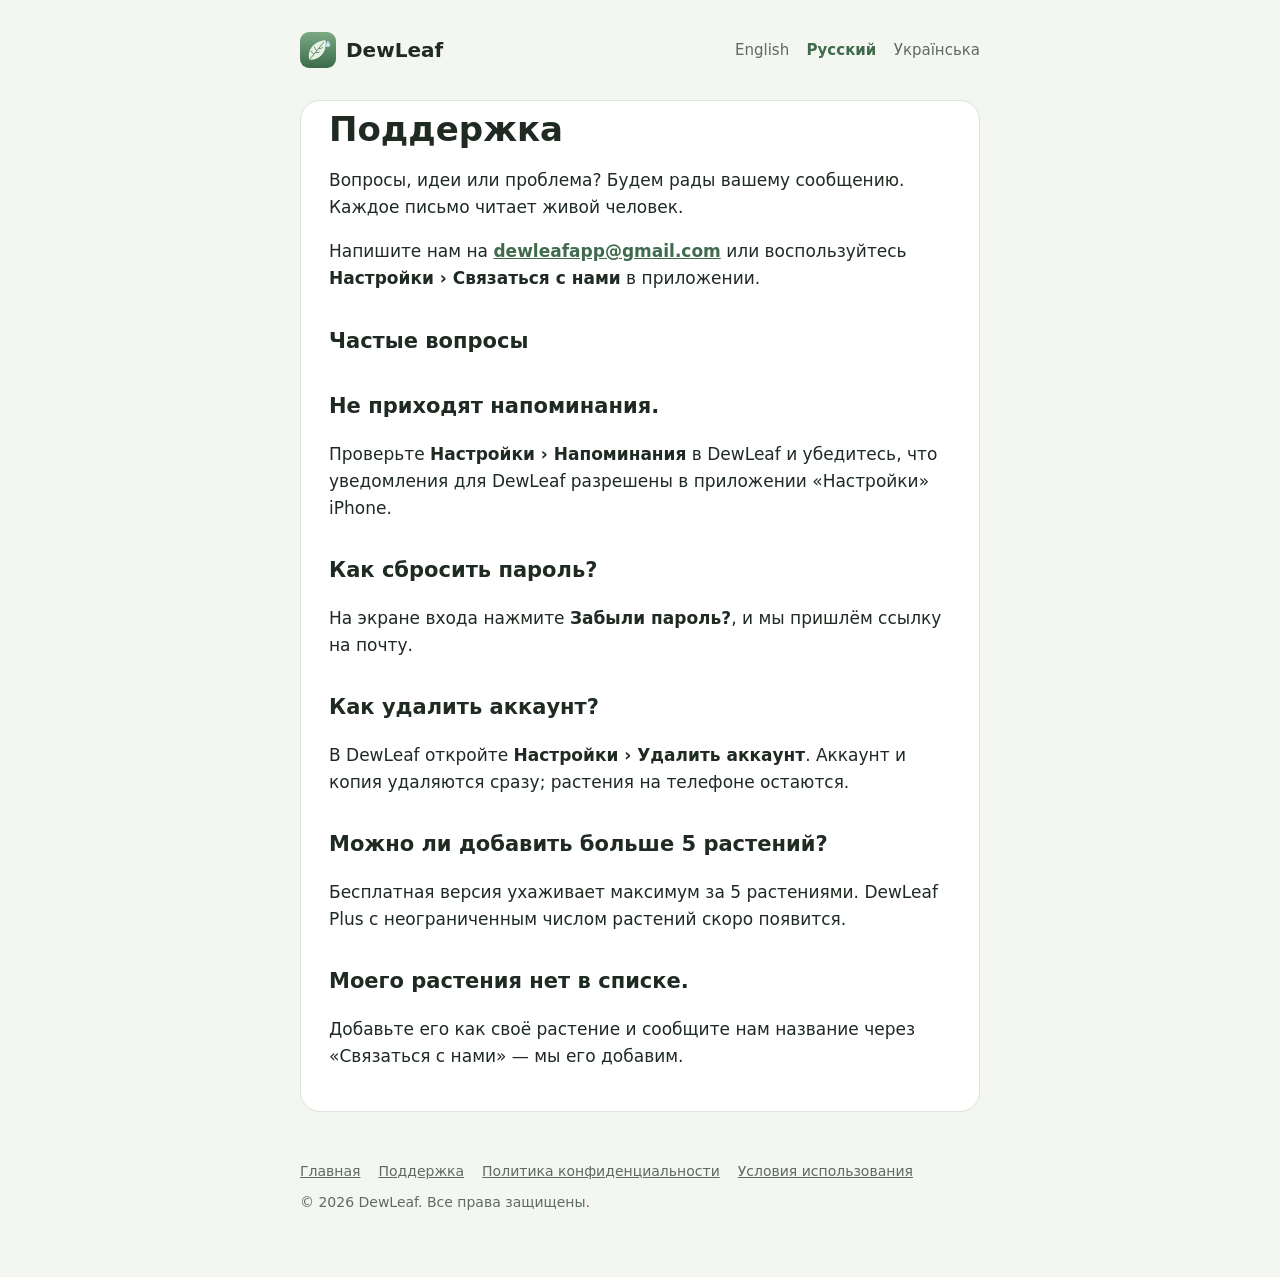
<file: ru/support/index.html>
<!doctype html>
<html lang="ru">
<head>
<meta charset="utf-8">
<meta name="viewport" content="width=device-width, initial-scale=1, viewport-fit=cover">
<title>Поддержка · DewLeaf</title>
<meta name="description" content="Напоминания об уходе за растениями спокойно и просто">
<link rel="icon" href="../../icon.png">
<link rel="stylesheet" href="../../style.css">
</head>
<body><div class="wrap">
<header><a class="brand" href="../../ru/"><img src="../../icon.png" alt="">DewLeaf</a><nav class="langs"><a href="../../support/" class="">English</a> <a href="../../ru/support/" class="on">Русский</a> <a href="../../uk/support/" class="">Українська</a></nav></header>
<article class="doc"><h1>Поддержка</h1><p>Вопросы, идеи или проблема? Будем рады вашему сообщению. Каждое письмо читает живой человек.</p><p>Напишите нам на <a href="mailto:dewleafapp@gmail.com"><strong>dewleafapp@gmail.com</strong></a> или воспользуйтесь <strong>Настройки › Связаться с нами</strong> в приложении.</p><h2>Частые вопросы</h2><h2>Не приходят напоминания.</h2><p>Проверьте <strong>Настройки › Напоминания</strong> в DewLeaf и убедитесь, что уведомления для DewLeaf разрешены в приложении «Настройки» iPhone.</p><h2>Как сбросить пароль?</h2><p>На экране входа нажмите <strong>Забыли пароль?</strong>, и мы пришлём ссылку на почту.</p><h2>Как удалить аккаунт?</h2><p>В DewLeaf откройте <strong>Настройки › Удалить аккаунт</strong>. Аккаунт и копия удаляются сразу; растения на телефоне остаются.</p><h2>Можно ли добавить больше 5 растений?</h2><p>Бесплатная версия ухаживает максимум за 5 растениями. DewLeaf Plus с неограниченным числом растений скоро появится.</p><h2>Моего растения нет в списке.</h2><p>Добавьте его как своё растение и сообщите нам название через «Связаться с нами» — мы его добавим.</p></article>
<footer><a href="../../ru/">Главная</a><a href="../../ru/support/">Поддержка</a><a href="../../ru/privacy/">Политика конфиденциальности</a><a href="../../ru/terms/">Условия использования</a><span>© 2026 DewLeaf. Все права защищены.</span></footer>
</div></body>
</html>
</file>
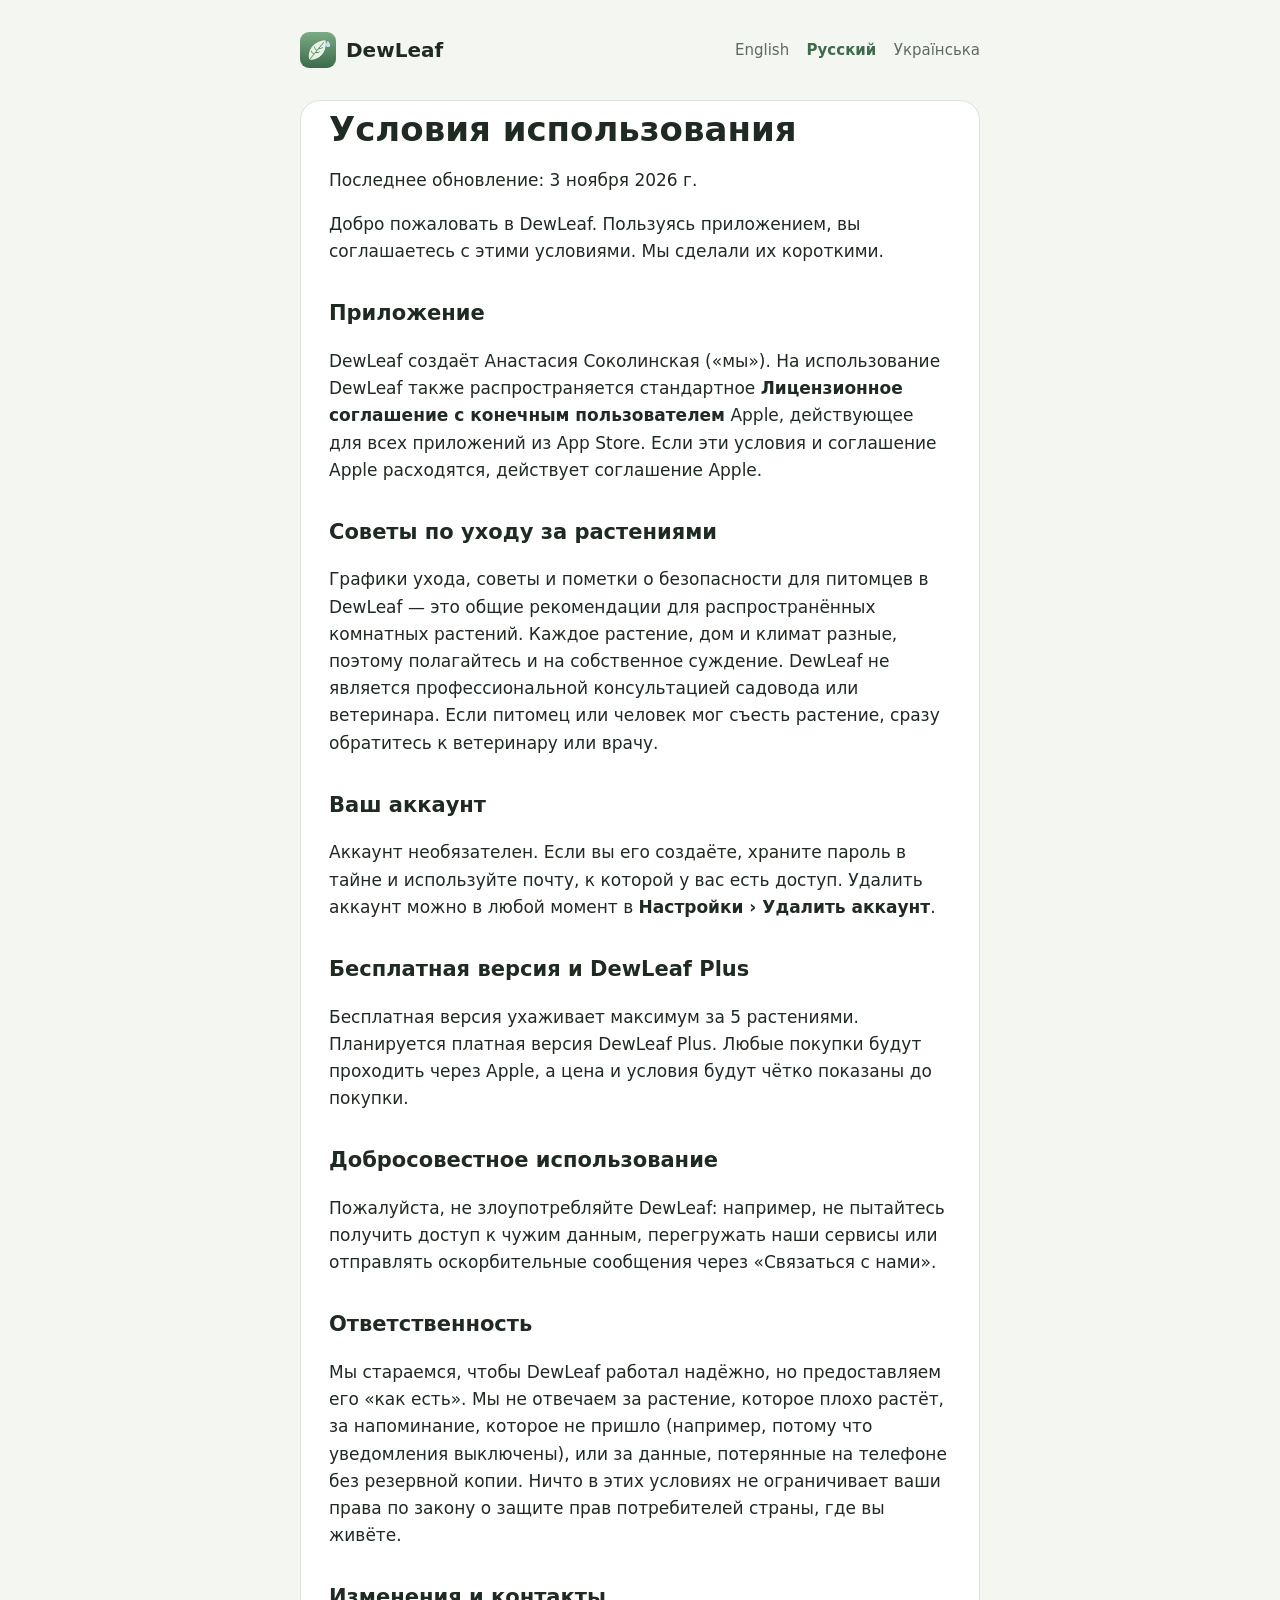
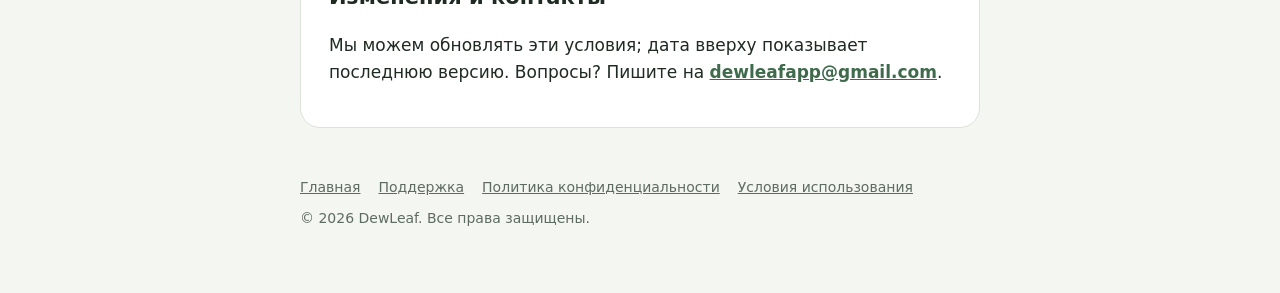
<file: ru/terms/index.html>
<!doctype html>
<html lang="ru">
<head>
<meta charset="utf-8">
<meta name="viewport" content="width=device-width, initial-scale=1, viewport-fit=cover">
<title>Условия использования · DewLeaf</title>
<meta name="description" content="Напоминания об уходе за растениями спокойно и просто">
<link rel="icon" href="../../icon.png">
<link rel="stylesheet" href="../../style.css">
</head>
<body><div class="wrap">
<header><a class="brand" href="../../ru/"><img src="../../icon.png" alt="">DewLeaf</a><nav class="langs"><a href="../../terms/" class="">English</a> <a href="../../ru/terms/" class="on">Русский</a> <a href="../../uk/terms/" class="">Українська</a></nav></header>
<article class="doc"><h1>Условия использования</h1>
<p>Последнее обновление: 3 ноября 2026 г.</p>
<p>Добро пожаловать в DewLeaf. Пользуясь приложением, вы соглашаетесь с этими условиями. Мы сделали их короткими.</p>
<h2>Приложение</h2>
<p>DewLeaf создаёт Анастасия Соколинская («мы»). На использование DewLeaf также распространяется стандартное <strong>Лицензионное соглашение с конечным пользователем</strong> Apple, действующее для всех приложений из App Store. Если эти условия и соглашение Apple расходятся, действует соглашение Apple.</p>
<h2>Советы по уходу за растениями</h2>
<p>Графики ухода, советы и пометки о безопасности для питомцев в DewLeaf — это общие рекомендации для распространённых комнатных растений. Каждое растение, дом и климат разные, поэтому полагайтесь и на собственное суждение. DewLeaf не является профессиональной консультацией садовода или ветеринара. Если питомец или человек мог съесть растение, сразу обратитесь к ветеринару или врачу.</p>
<h2>Ваш аккаунт</h2>
<p>Аккаунт необязателен. Если вы его создаёте, храните пароль в тайне и используйте почту, к которой у вас есть доступ. Удалить аккаунт можно в любой момент в <strong>Настройки › Удалить аккаунт</strong>.</p>
<h2>Бесплатная версия и DewLeaf Plus</h2>
<p>Бесплатная версия ухаживает максимум за 5 растениями. Планируется платная версия DewLeaf Plus. Любые покупки будут проходить через Apple, а цена и условия будут чётко показаны до покупки.</p>
<h2>Добросовестное использование</h2>
<p>Пожалуйста, не злоупотребляйте DewLeaf: например, не пытайтесь получить доступ к чужим данным, перегружать наши сервисы или отправлять оскорбительные сообщения через «Связаться с нами».</p>
<h2>Ответственность</h2>
<p>Мы стараемся, чтобы DewLeaf работал надёжно, но предоставляем его «как есть». Мы не отвечаем за растение, которое плохо растёт, за напоминание, которое не пришло (например, потому что уведомления выключены), или за данные, потерянные на телефоне без резервной копии. Ничто в этих условиях не ограничивает ваши права по закону о защите прав потребителей страны, где вы живёте.</p>
<h2>Изменения и контакты</h2>
<p>Мы можем обновлять эти условия; дата вверху показывает последнюю версию. Вопросы? Пишите на <strong><a href="mailto:dewleafapp@gmail.com">dewleafapp@gmail.com</a></strong>.</p></article>
<footer><a href="../../ru/">Главная</a><a href="../../ru/support/">Поддержка</a><a href="../../ru/privacy/">Политика конфиденциальности</a><a href="../../ru/terms/">Условия использования</a><span>© 2026 DewLeaf. Все права защищены.</span></footer>
</div></body>
</html>
</file>
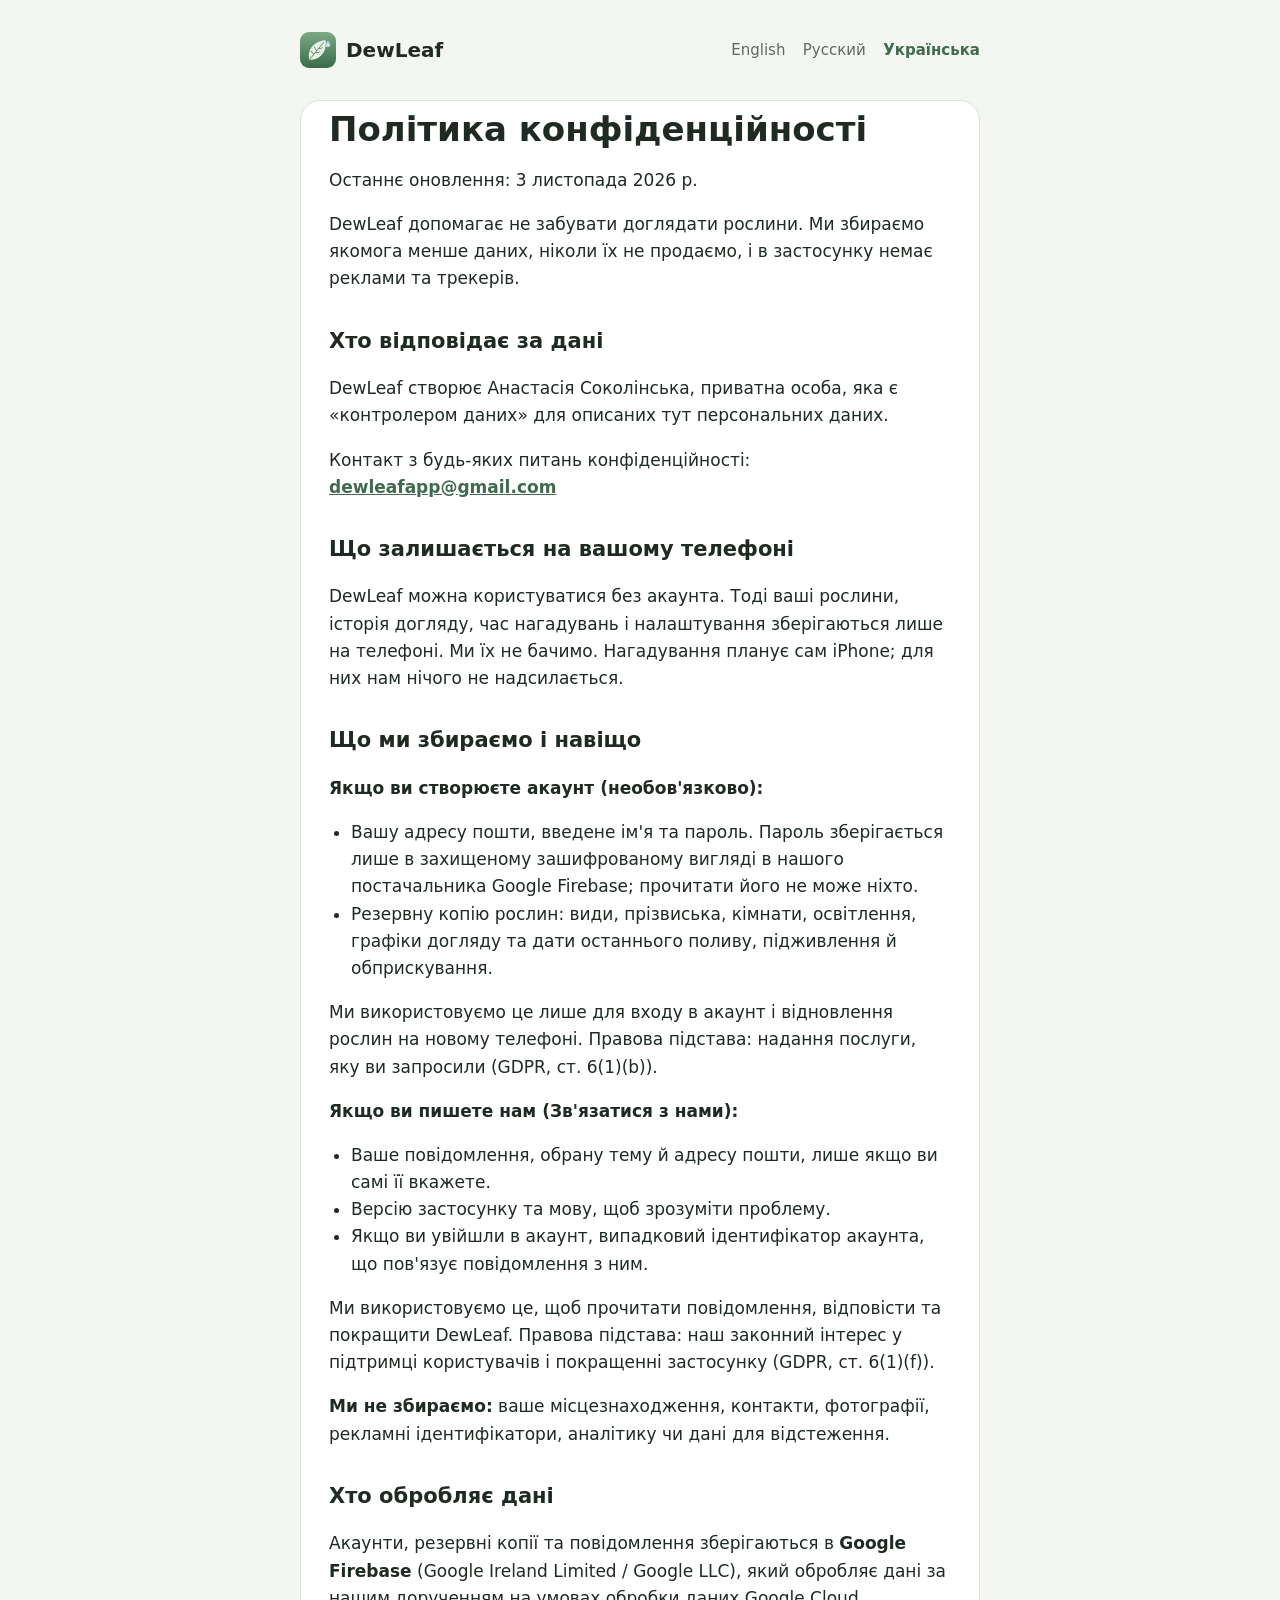
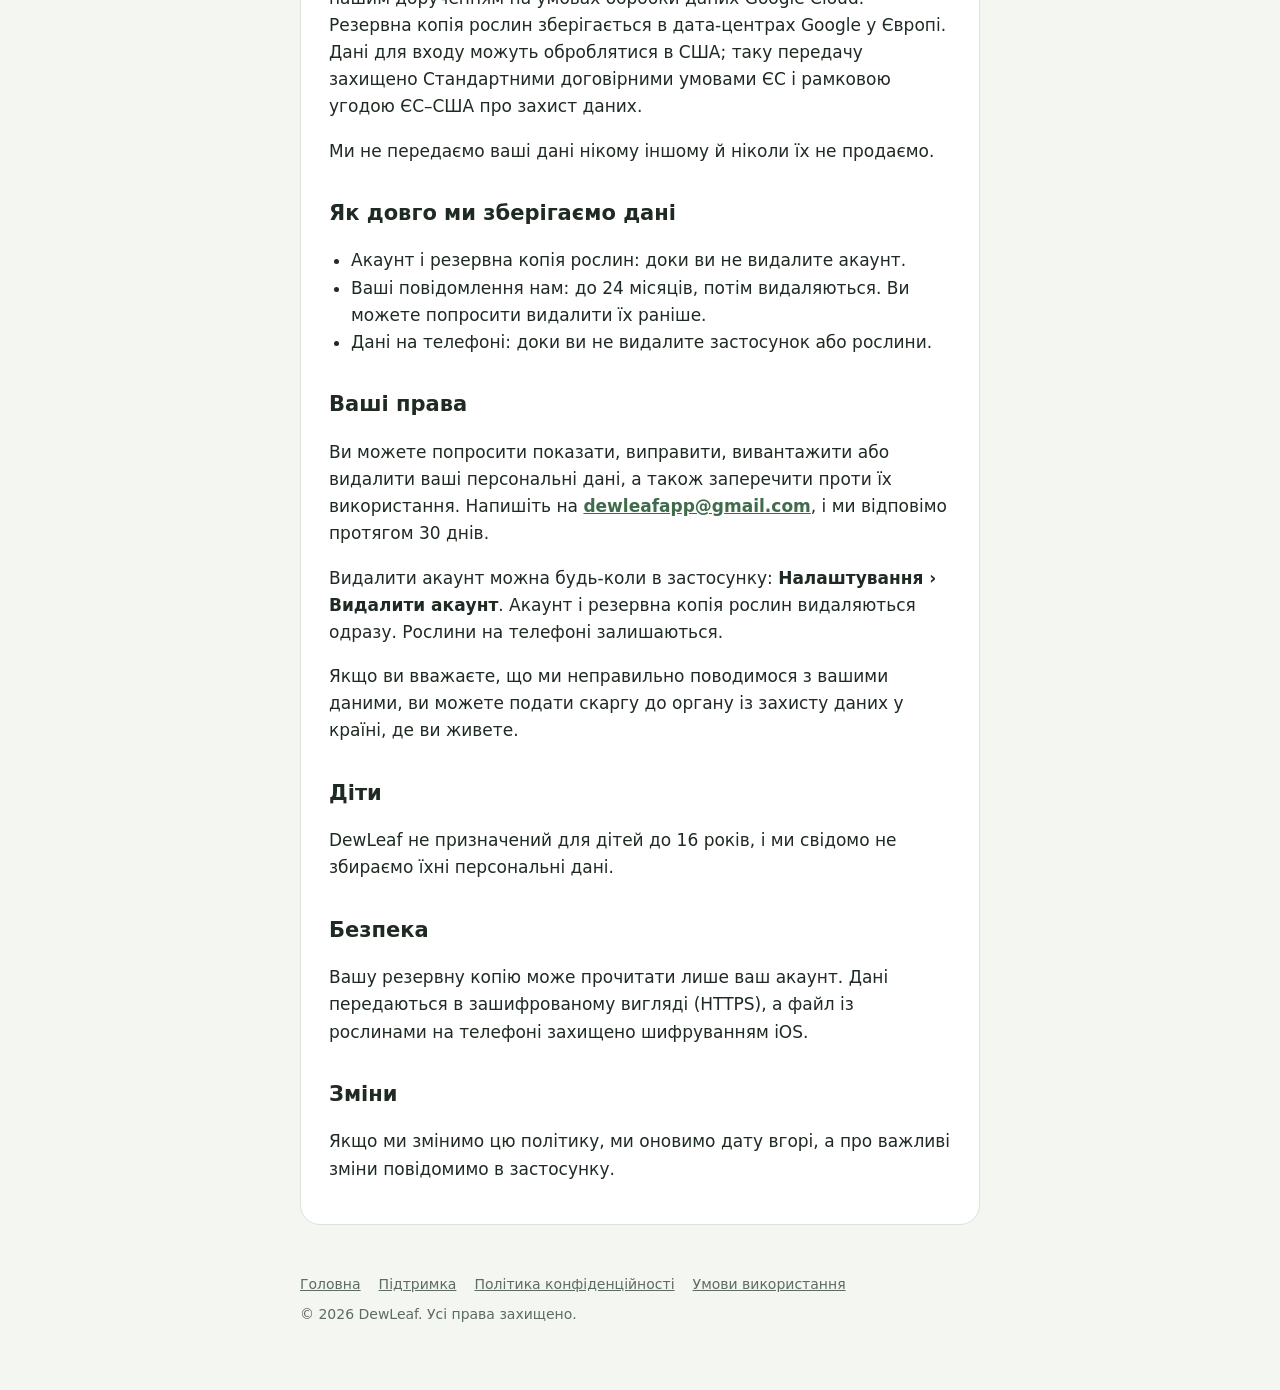
<file: uk/privacy/index.html>
<!doctype html>
<html lang="uk">
<head>
<meta charset="utf-8">
<meta name="viewport" content="width=device-width, initial-scale=1, viewport-fit=cover">
<title>Політика конфіденційності · DewLeaf</title>
<meta name="description" content="Нагадування про догляд за рослинами спокійно і просто">
<link rel="icon" href="../../icon.png">
<link rel="stylesheet" href="../../style.css">
</head>
<body><div class="wrap">
<header><a class="brand" href="../../uk/"><img src="../../icon.png" alt="">DewLeaf</a><nav class="langs"><a href="../../privacy/" class="">English</a> <a href="../../ru/privacy/" class="">Русский</a> <a href="../../uk/privacy/" class="on">Українська</a></nav></header>
<article class="doc"><h1>Політика конфіденційності</h1>
<p>Останнє оновлення: 3 листопада 2026 р.</p>
<p>DewLeaf допомагає не забувати доглядати рослини. Ми збираємо якомога менше даних, ніколи їх не продаємо, і в застосунку немає реклами та трекерів.</p>
<h2>Хто відповідає за дані</h2>
<p>DewLeaf створює Анастасія Соколінська, приватна особа, яка є «контролером даних» для описаних тут персональних даних.</p>
<p>Контакт з будь-яких питань конфіденційності: <strong><a href="mailto:dewleafapp@gmail.com">dewleafapp@gmail.com</a></strong></p>
<h2>Що залишається на вашому телефоні</h2>
<p>DewLeaf можна користуватися без акаунта. Тоді ваші рослини, історія догляду, час нагадувань і налаштування зберігаються лише на телефоні. Ми їх не бачимо. Нагадування планує сам iPhone; для них нам нічого не надсилається.</p>
<h2>Що ми збираємо і навіщо</h2>
<p><strong>Якщо ви створюєте акаунт (необов'язково):</strong></p>
<ul>
<li>Вашу адресу пошти, введене ім'я та пароль. Пароль зберігається лише в захищеному зашифрованому вигляді в нашого постачальника Google Firebase; прочитати його не може ніхто.</li>
<li>Резервну копію рослин: види, прізвиська, кімнати, освітлення, графіки догляду та дати останнього поливу, підживлення й обприскування.</li>
</ul>
<p>Ми використовуємо це лише для входу в акаунт і відновлення рослин на новому телефоні. Правова підстава: надання послуги, яку ви запросили (GDPR, ст. 6(1)(b)).</p>
<p><strong>Якщо ви пишете нам (Зв'язатися з нами):</strong></p>
<ul>
<li>Ваше повідомлення, обрану тему й адресу пошти, лише якщо ви самі її вкажете.</li>
<li>Версію застосунку та мову, щоб зрозуміти проблему.</li>
<li>Якщо ви увійшли в акаунт, випадковий ідентифікатор акаунта, що пов'язує повідомлення з ним.</li>
</ul>
<p>Ми використовуємо це, щоб прочитати повідомлення, відповісти та покращити DewLeaf. Правова підстава: наш законний інтерес у підтримці користувачів і покращенні застосунку (GDPR, ст. 6(1)(f)).</p>
<p><strong>Ми не збираємо:</strong> ваше місцезнаходження, контакти, фотографії, рекламні ідентифікатори, аналітику чи дані для відстеження.</p>
<h2>Хто обробляє дані</h2>
<p>Акаунти, резервні копії та повідомлення зберігаються в <strong>Google Firebase</strong> (Google Ireland Limited / Google LLC), який обробляє дані за нашим дорученням на умовах обробки даних Google Cloud. Резервна копія рослин зберігається в дата-центрах Google у Європі. Дані для входу можуть оброблятися в США; таку передачу захищено Стандартними договірними умовами ЄС і рамковою угодою ЄС–США про захист даних.</p>
<p>Ми не передаємо ваші дані нікому іншому й ніколи їх не продаємо.</p>
<h2>Як довго ми зберігаємо дані</h2>
<ul>
<li>Акаунт і резервна копія рослин: доки ви не видалите акаунт.</li>
<li>Ваші повідомлення нам: до 24 місяців, потім видаляються. Ви можете попросити видалити їх раніше.</li>
<li>Дані на телефоні: доки ви не видалите застосунок або рослини.</li>
</ul>
<h2>Ваші права</h2>
<p>Ви можете попросити показати, виправити, вивантажити або видалити ваші персональні дані, а також заперечити проти їх використання. Напишіть на <strong><a href="mailto:dewleafapp@gmail.com">dewleafapp@gmail.com</a></strong>, і ми відповімо протягом 30 днів.</p>
<p>Видалити акаунт можна будь-коли в застосунку: <strong>Налаштування › Видалити акаунт</strong>. Акаунт і резервна копія рослин видаляються одразу. Рослини на телефоні залишаються.</p>
<p>Якщо ви вважаєте, що ми неправильно поводимося з вашими даними, ви можете подати скаргу до органу із захисту даних у країні, де ви живете.</p>
<h2>Діти</h2>
<p>DewLeaf не призначений для дітей до 16 років, і ми свідомо не збираємо їхні персональні дані.</p>
<h2>Безпека</h2>
<p>Вашу резервну копію може прочитати лише ваш акаунт. Дані передаються в зашифрованому вигляді (HTTPS), а файл із рослинами на телефоні захищено шифруванням iOS.</p>
<h2>Зміни</h2>
<p>Якщо ми змінимо цю політику, ми оновимо дату вгорі, а про важливі зміни повідомимо в застосунку.</p></article>
<footer><a href="../../uk/">Головна</a><a href="../../uk/support/">Підтримка</a><a href="../../uk/privacy/">Політика конфіденційності</a><a href="../../uk/terms/">Умови використання</a><span>© 2026 DewLeaf. Усі права захищено.</span></footer>
</div></body>
</html>
</file>
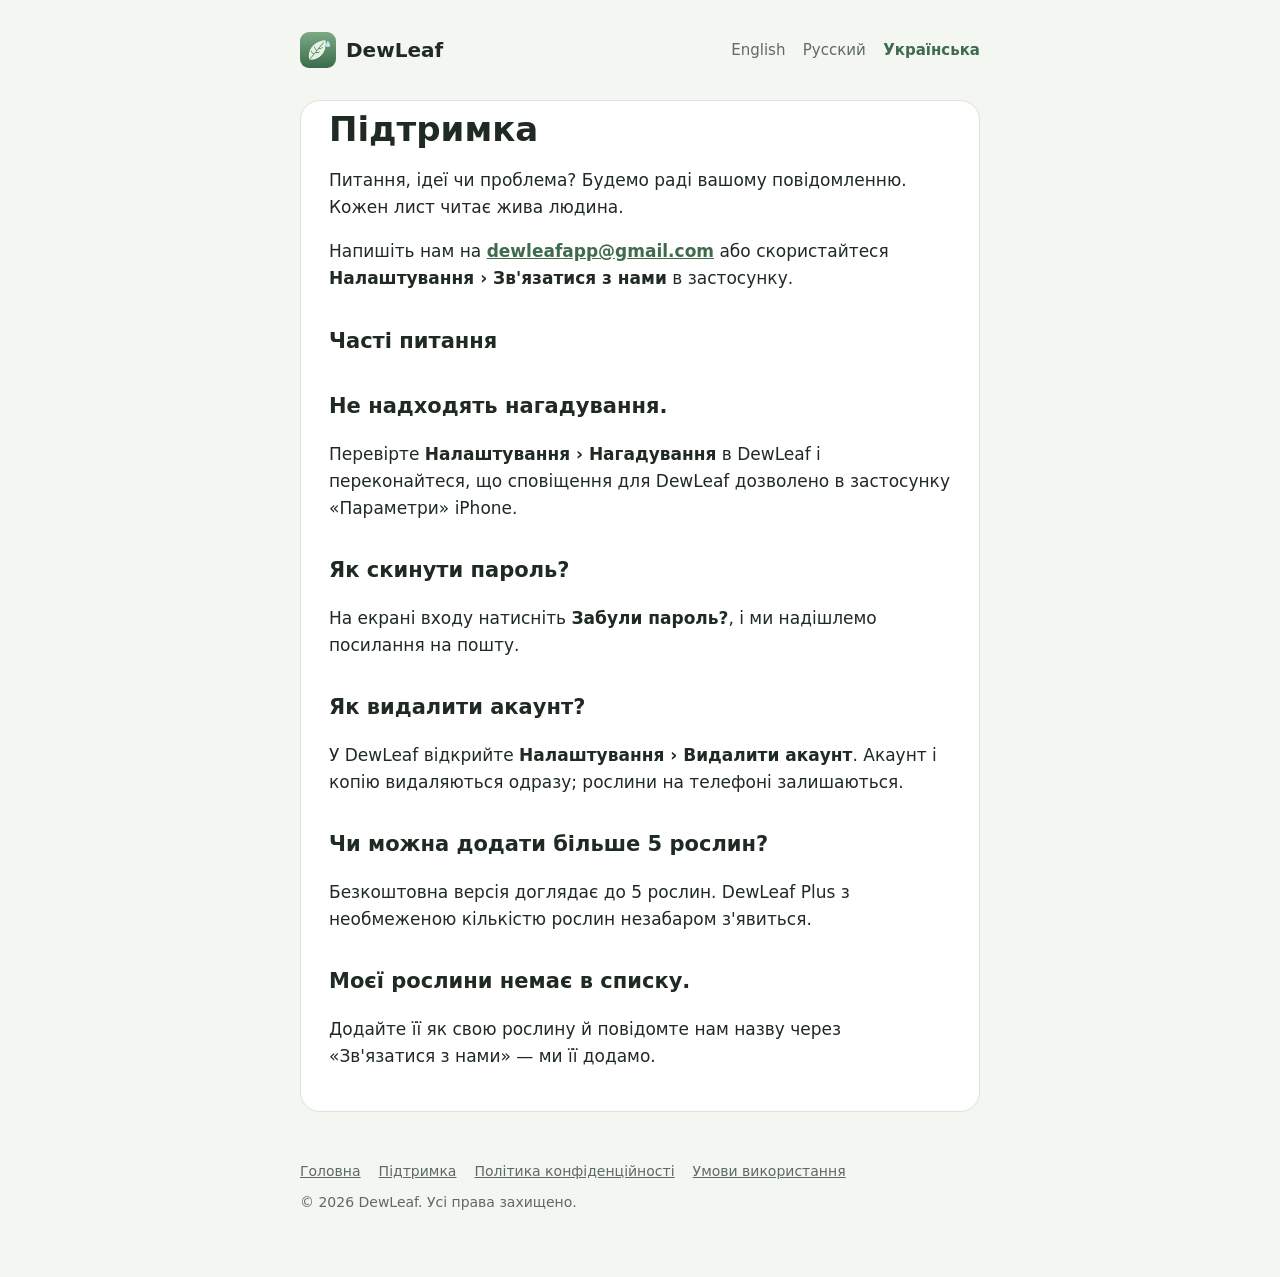
<file: uk/support/index.html>
<!doctype html>
<html lang="uk">
<head>
<meta charset="utf-8">
<meta name="viewport" content="width=device-width, initial-scale=1, viewport-fit=cover">
<title>Підтримка · DewLeaf</title>
<meta name="description" content="Нагадування про догляд за рослинами спокійно і просто">
<link rel="icon" href="../../icon.png">
<link rel="stylesheet" href="../../style.css">
</head>
<body><div class="wrap">
<header><a class="brand" href="../../uk/"><img src="../../icon.png" alt="">DewLeaf</a><nav class="langs"><a href="../../support/" class="">English</a> <a href="../../ru/support/" class="">Русский</a> <a href="../../uk/support/" class="on">Українська</a></nav></header>
<article class="doc"><h1>Підтримка</h1><p>Питання, ідеї чи проблема? Будемо раді вашому повідомленню. Кожен лист читає жива людина.</p><p>Напишіть нам на <a href="mailto:dewleafapp@gmail.com"><strong>dewleafapp@gmail.com</strong></a> або скористайтеся <strong>Налаштування › Зв'язатися з нами</strong> в застосунку.</p><h2>Часті питання</h2><h2>Не надходять нагадування.</h2><p>Перевірте <strong>Налаштування › Нагадування</strong> в DewLeaf і переконайтеся, що сповіщення для DewLeaf дозволено в застосунку «Параметри» iPhone.</p><h2>Як скинути пароль?</h2><p>На екрані входу натисніть <strong>Забули пароль?</strong>, і ми надішлемо посилання на пошту.</p><h2>Як видалити акаунт?</h2><p>У DewLeaf відкрийте <strong>Налаштування › Видалити акаунт</strong>. Акаунт і копію видаляються одразу; рослини на телефоні залишаються.</p><h2>Чи можна додати більше 5 рослин?</h2><p>Безкоштовна версія доглядає до 5 рослин. DewLeaf Plus з необмеженою кількістю рослин незабаром з'явиться.</p><h2>Моєї рослини немає в списку.</h2><p>Додайте її як свою рослину й повідомте нам назву через «Зв'язатися з нами» — ми її додамо.</p></article>
<footer><a href="../../uk/">Головна</a><a href="../../uk/support/">Підтримка</a><a href="../../uk/privacy/">Політика конфіденційності</a><a href="../../uk/terms/">Умови використання</a><span>© 2026 DewLeaf. Усі права захищено.</span></footer>
</div></body>
</html>
</file>
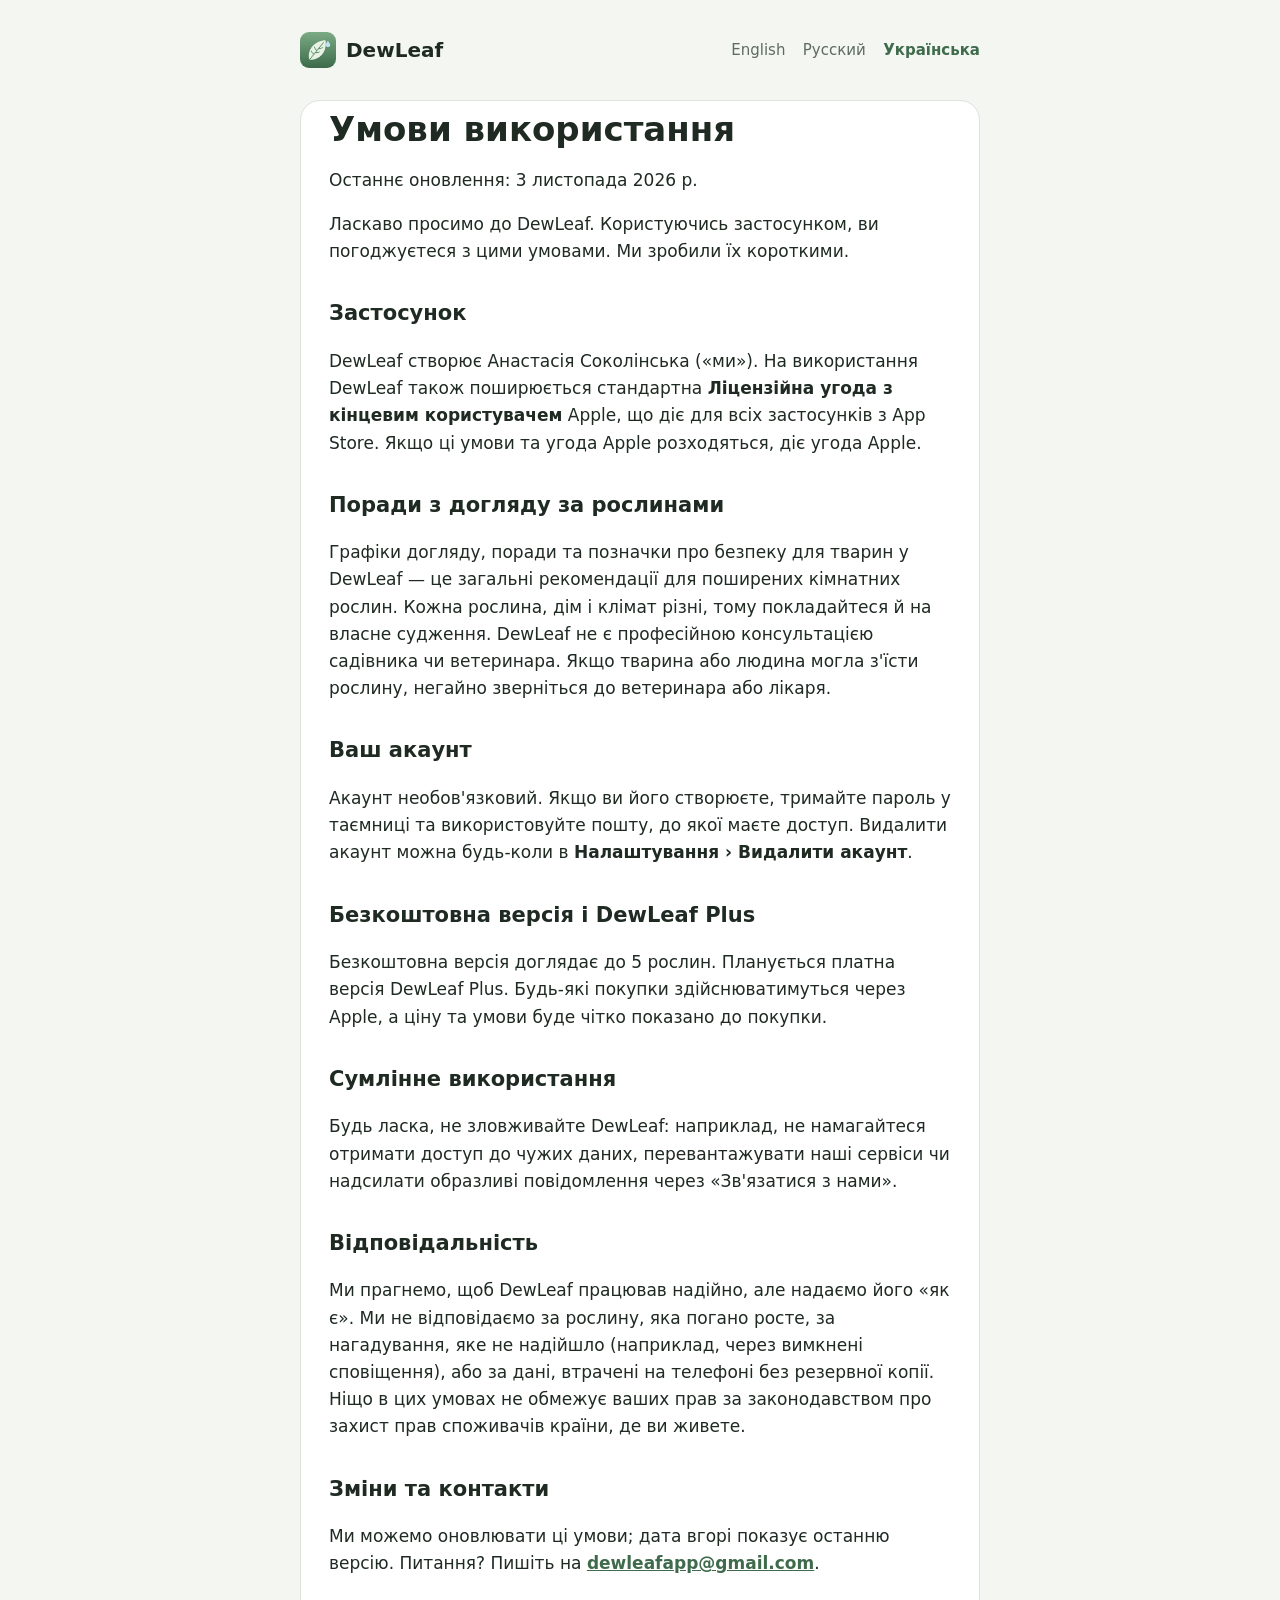
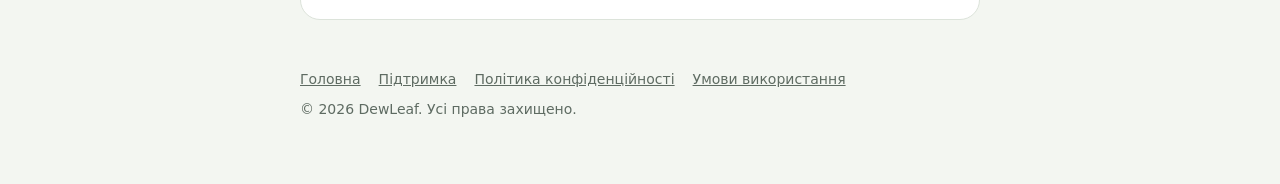
<file: uk/terms/index.html>
<!doctype html>
<html lang="uk">
<head>
<meta charset="utf-8">
<meta name="viewport" content="width=device-width, initial-scale=1, viewport-fit=cover">
<title>Умови використання · DewLeaf</title>
<meta name="description" content="Нагадування про догляд за рослинами спокійно і просто">
<link rel="icon" href="../../icon.png">
<link rel="stylesheet" href="../../style.css">
</head>
<body><div class="wrap">
<header><a class="brand" href="../../uk/"><img src="../../icon.png" alt="">DewLeaf</a><nav class="langs"><a href="../../terms/" class="">English</a> <a href="../../ru/terms/" class="">Русский</a> <a href="../../uk/terms/" class="on">Українська</a></nav></header>
<article class="doc"><h1>Умови використання</h1>
<p>Останнє оновлення: 3 листопада 2026 р.</p>
<p>Ласкаво просимо до DewLeaf. Користуючись застосунком, ви погоджуєтеся з цими умовами. Ми зробили їх короткими.</p>
<h2>Застосунок</h2>
<p>DewLeaf створює Анастасія Соколінська («ми»). На використання DewLeaf також поширюється стандартна <strong>Ліцензійна угода з кінцевим користувачем</strong> Apple, що діє для всіх застосунків з App Store. Якщо ці умови та угода Apple розходяться, діє угода Apple.</p>
<h2>Поради з догляду за рослинами</h2>
<p>Графіки догляду, поради та позначки про безпеку для тварин у DewLeaf — це загальні рекомендації для поширених кімнатних рослин. Кожна рослина, дім і клімат різні, тому покладайтеся й на власне судження. DewLeaf не є професійною консультацією садівника чи ветеринара. Якщо тварина або людина могла з'їсти рослину, негайно зверніться до ветеринара або лікаря.</p>
<h2>Ваш акаунт</h2>
<p>Акаунт необов'язковий. Якщо ви його створюєте, тримайте пароль у таємниці та використовуйте пошту, до якої маєте доступ. Видалити акаунт можна будь-коли в <strong>Налаштування › Видалити акаунт</strong>.</p>
<h2>Безкоштовна версія і DewLeaf Plus</h2>
<p>Безкоштовна версія доглядає до 5 рослин. Планується платна версія DewLeaf Plus. Будь-які покупки здійснюватимуться через Apple, а ціну та умови буде чітко показано до покупки.</p>
<h2>Сумлінне використання</h2>
<p>Будь ласка, не зловживайте DewLeaf: наприклад, не намагайтеся отримати доступ до чужих даних, перевантажувати наші сервіси чи надсилати образливі повідомлення через «Зв'язатися з нами».</p>
<h2>Відповідальність</h2>
<p>Ми прагнемо, щоб DewLeaf працював надійно, але надаємо його «як є». Ми не відповідаємо за рослину, яка погано росте, за нагадування, яке не надійшло (наприклад, через вимкнені сповіщення), або за дані, втрачені на телефоні без резервної копії. Ніщо в цих умовах не обмежує ваших прав за законодавством про захист прав споживачів країни, де ви живете.</p>
<h2>Зміни та контакти</h2>
<p>Ми можемо оновлювати ці умови; дата вгорі показує останню версію. Питання? Пишіть на <strong><a href="mailto:dewleafapp@gmail.com">dewleafapp@gmail.com</a></strong>.</p></article>
<footer><a href="../../uk/">Головна</a><a href="../../uk/support/">Підтримка</a><a href="../../uk/privacy/">Політика конфіденційності</a><a href="../../uk/terms/">Умови використання</a><span>© 2026 DewLeaf. Усі права захищено.</span></footer>
</div></body>
</html>
</file>
<file: style.css>
:root { --bg:#F3F6F1; --card:#FFFFFF; --ink:#1E2A22; --muted:#5E6B62; --line:#DCE3DA; --moss:#3F6B4C; --mossSoft:#E3EDE1; }
@media (prefers-color-scheme: dark) { :root { --bg:#121814; --card:#1A221D; --ink:#E6ECE6; --muted:#9AA79E; --line:#2C3830; --moss:#8FC49C; --mossSoft:#22322A; } }
* { box-sizing: border-box; }
body { margin:0; background:var(--bg); color:var(--ink); font:17px/1.6 -apple-system, BlinkMacSystemFont, "Segoe UI", system-ui, sans-serif; }
.wrap { max-width:720px; margin:0 auto; padding:32px max(20px, env(safe-area-inset-left)) 64px; }
header { display:flex; align-items:center; justify-content:space-between; gap:12px; flex-wrap:wrap; margin-bottom:32px; }
.brand { display:flex; align-items:center; gap:10px; color:var(--ink); text-decoration:none; font-weight:700; font-size:20px; }
.brand img { width:36px; height:36px; border-radius:9px; }
.langs a { color:var(--muted); text-decoration:none; margin-left:12px; font-size:15px; }
.langs a.on { color:var(--moss); font-weight:700; }
h1 { font-size:clamp(26px, 7vw, 34px); line-height:1.2; margin:0 0 12px; overflow-wrap:anywhere; hyphens:auto; }
h2 { font-size:21px; margin:32px 0 8px; }
a { color:var(--moss); }
.hero { text-align:center; padding:24px 0 8px; }
.hero img { width:120px; height:120px; border-radius:27px; box-shadow:0 10px 30px rgba(30,60,40,.18); }
.hero p { color:var(--muted); font-size:19px; max-width:560px; margin:0 auto; }
.badge { display:inline-block; margin-top:20px; padding:10px 18px; border-radius:999px; background:var(--mossSoft); color:var(--moss); font-weight:600; }
.grid { display:grid; grid-template-columns:repeat(auto-fit, minmax(260px, 1fr)); gap:14px; margin-top:36px; }
.card { background:var(--card); border:1px solid var(--line); border-radius:18px; padding:18px 20px; }
.card h3 { margin:6px 0 4px; font-size:17px; }
.card p { margin:0; color:var(--muted); font-size:15px; }
.doc { background:var(--card); border:1px solid var(--line); border-radius:20px; padding:8px 28px 24px; }
@media (max-width:520px) { .doc { padding:4px 18px 18px; } h2 { font-size:19px; } }
.doc ul { padding-left:22px; }
footer { margin-top:48px; color:var(--muted); font-size:14px; display:flex; flex-wrap:wrap; gap:8px 18px; }
footer a { color:var(--muted); }
</file>
